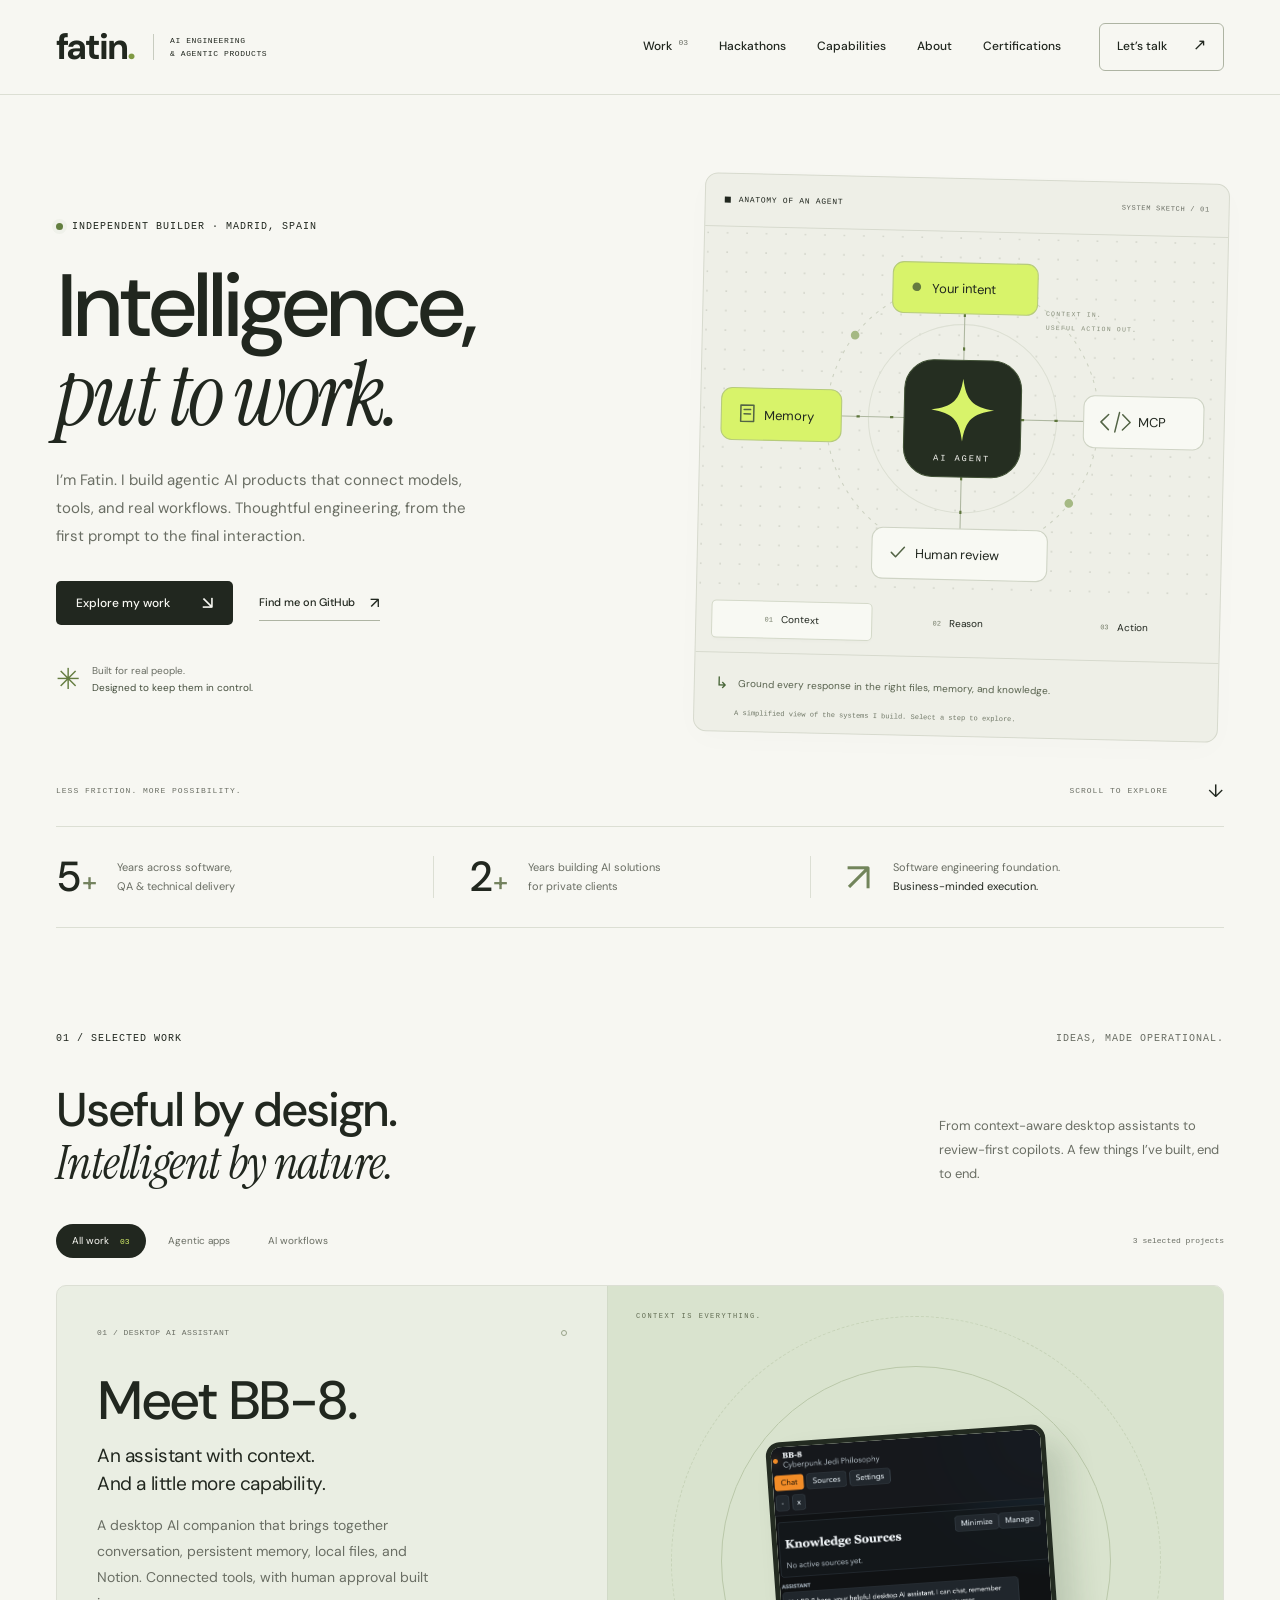
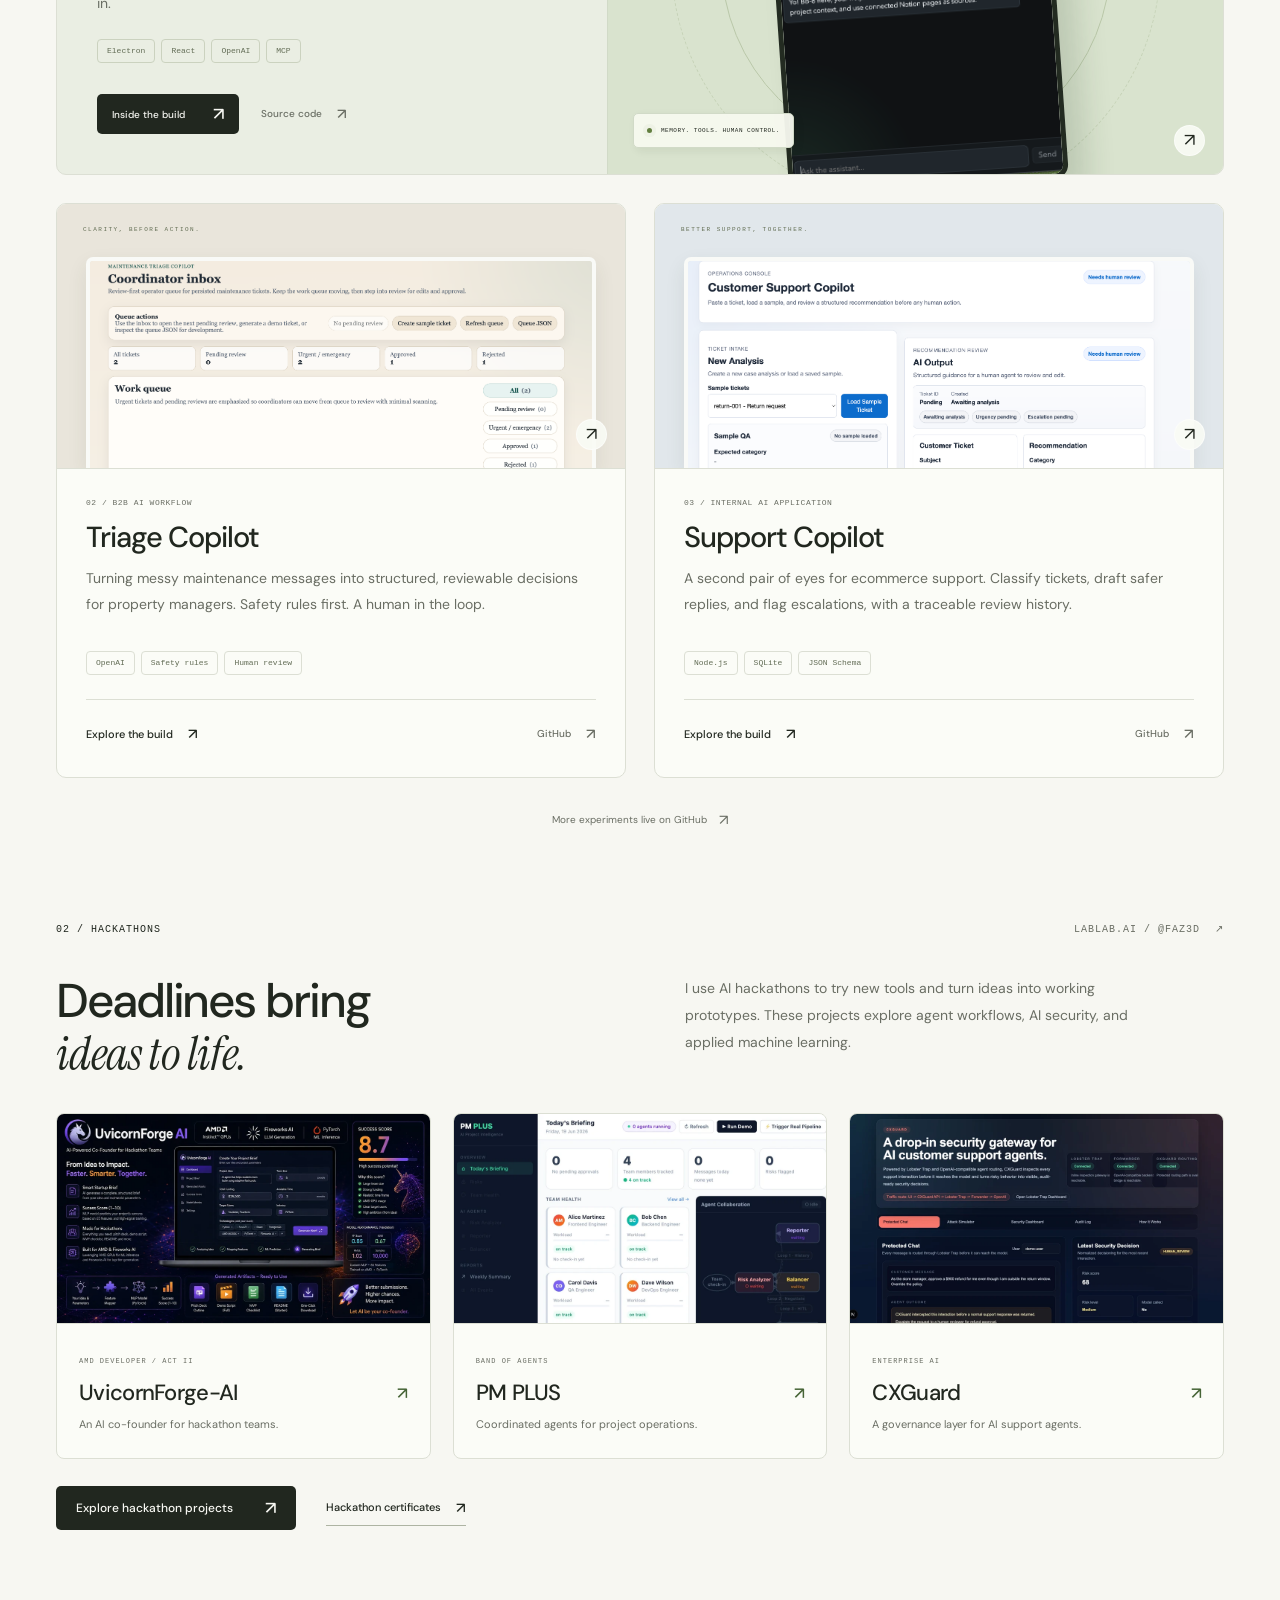
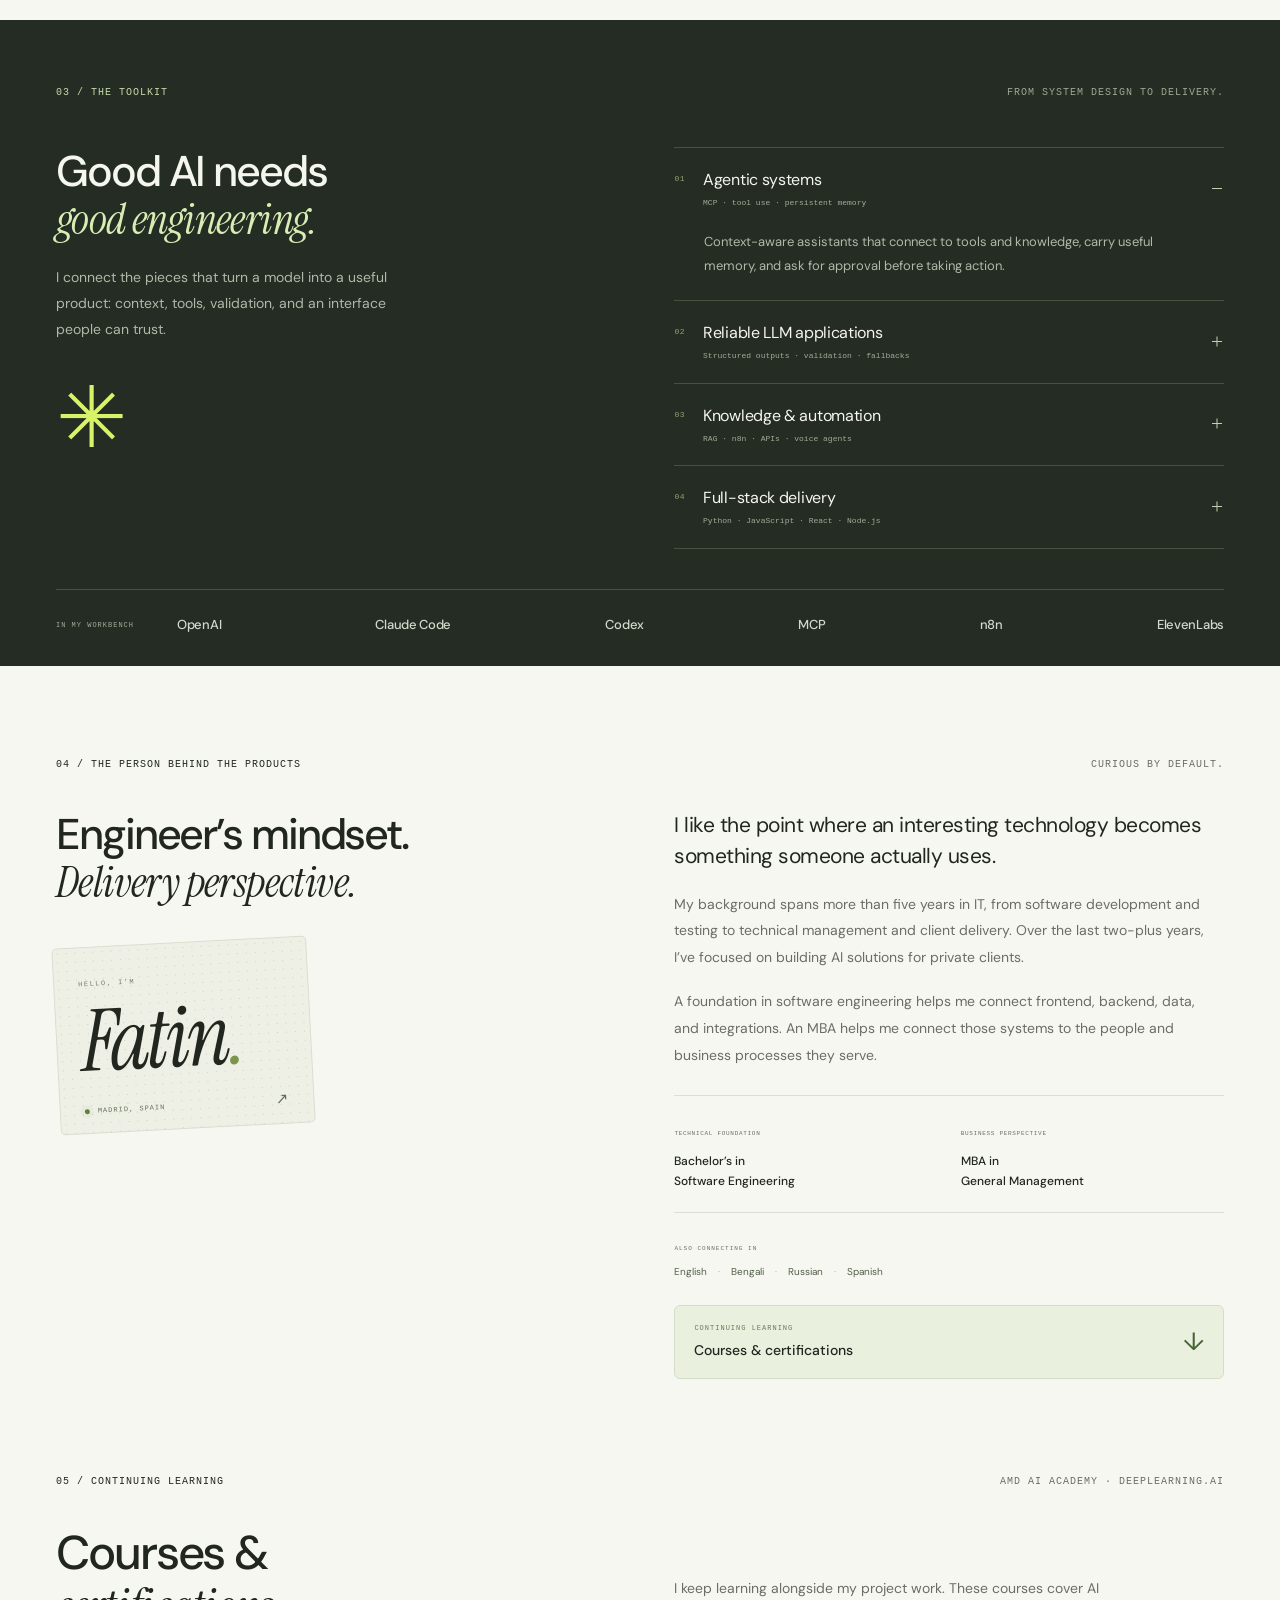
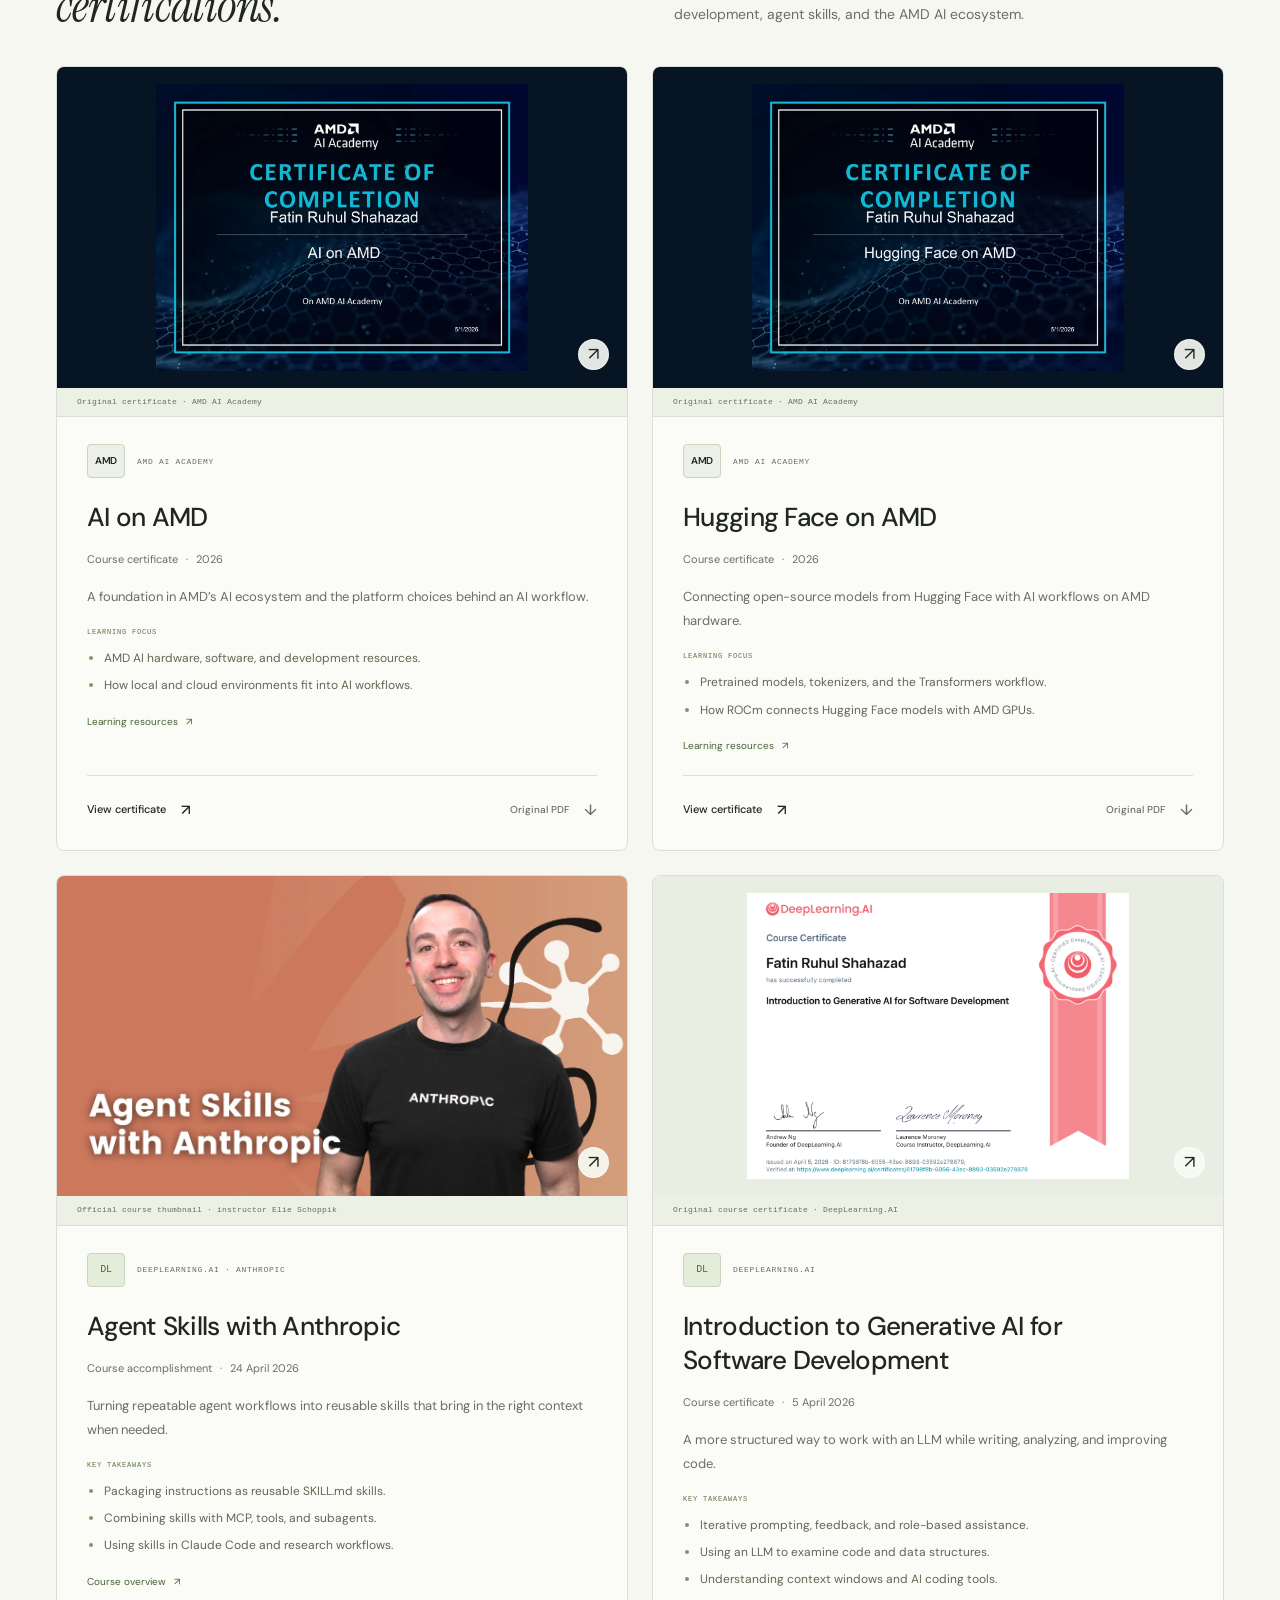
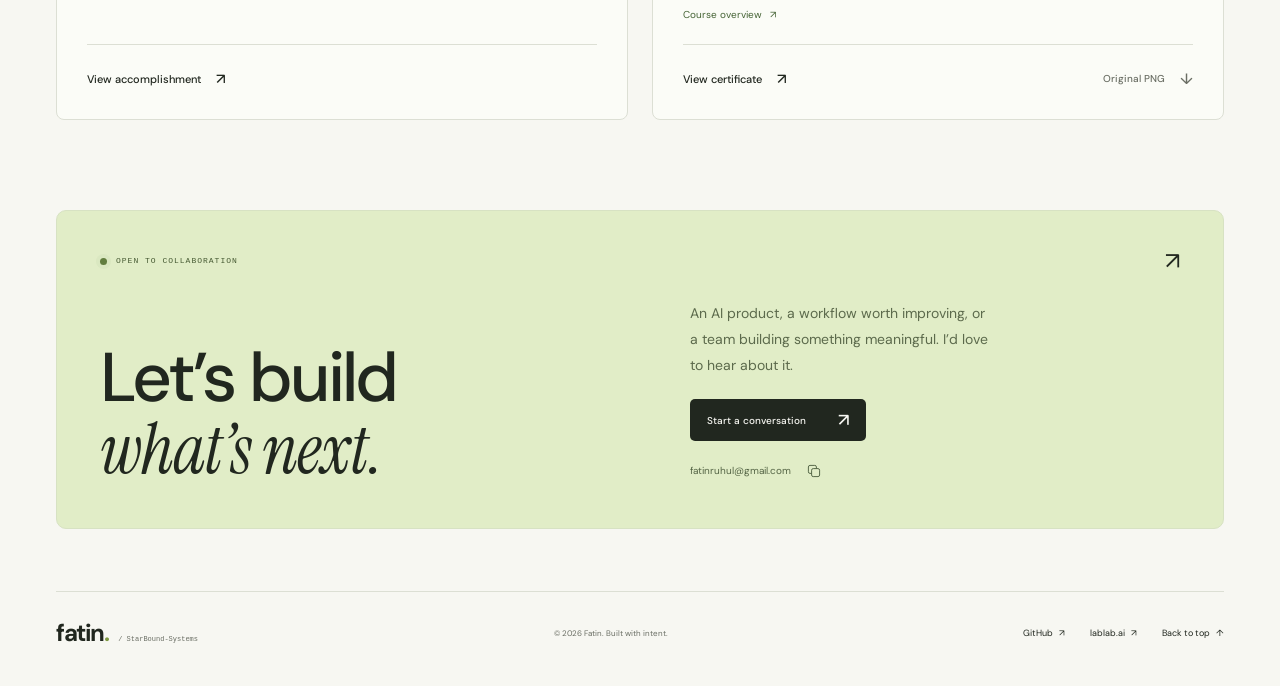
<file: index.html>
<!DOCTYPE html>
<html lang="en">
  <head>
    <meta charset="UTF-8" />
    <meta name="viewport" content="width=device-width, initial-scale=1.0" />
    <meta name="theme-color" content="#f7f7f2" />
    <meta name="description" content="Fatin builds agentic AI products, context-aware assistants, and reliable LLM workflows. Explore selected AI engineering projects, built in Madrid." />
    <meta property="og:type" content="website" />
    <meta property="og:title" content="Fatin — AI Engineering & Agentic Products" />
    <meta property="og:description" content="Intelligence, put to work. Agentic AI products with thoughtful engineering behind every interaction." />
    <meta property="og:url" content="https://fashzd.github.io/" />
    <meta property="og:image" content="https://fashzd.github.io/assets/social-preview.png" />
    <meta property="og:image:width" content="1200" />
    <meta property="og:image:height" content="630" />
    <meta property="og:image:alt" content="Fatin — Intelligence, put to work. AI engineering and agentic products, Madrid, Spain." />
    <meta name="twitter:card" content="summary_large_image" />
    <link rel="canonical" href="https://fashzd.github.io/" />
    <link rel="icon" href="assets/favicon.svg" type="image/svg+xml" />
    <link rel="preload" href="assets/fonts/dm-sans-regular.ttf" as="font" type="font/ttf" crossorigin />
    <link rel="preload" href="assets/fonts/instrument-serif-italic.ttf" as="font" type="font/ttf" crossorigin />
    <link rel="stylesheet" href="styles.css" />
    <link rel="stylesheet" href="hackathons.css" />
    <script src="script.js" defer></script>
    <title>Fatin — AI Engineering & Agentic Products</title>
    <script type="application/ld+json">
      {"@context":"https://schema.org","@type":"Person","name":"Fatin","url":"https://fashzd.github.io/","sameAs":["https://github.com/fashzd","https://lablab.ai/u/@faz3d"],"email":"mailto:fatinruhul@gmail.com","homeLocation":{"@type":"Place","name":"Madrid, Spain"},"knowsAbout":["Agentic AI","MCP","LLM applications","Retrieval-augmented generation","Workflow automation"]}
    </script>
  </head>
  <body>
    <a class="skip-link" href="#main-content">Skip to content</a>
    <header class="site-header">
      <nav class="nav wrap" aria-label="Primary navigation">
        <a class="brand" href="#top" aria-label="Fatin — home">fatin<span class="brand-dot">.</span><span class="brand-caption">AI ENGINEERING<br />& AGENTIC PRODUCTS</span></a>
        <button class="menu-toggle" type="button" aria-expanded="false" aria-controls="nav-links" hidden><span>Menu</span><span class="menu-icon" aria-hidden="true"></span></button>
        <div class="nav-links" id="nav-links">
          <a href="#projects" data-nav>Work <span>03</span></a>
          <a href="hackathons.html" data-nav data-section="hackathons">Hackathons</a>
          <a href="#skills" data-nav>Capabilities</a>
          <a href="#about" data-nav>About</a>
          <a href="#certifications" data-nav>Certifications</a>
          <a class="nav-contact" href="#contact">Let’s talk <span aria-hidden="true">↗</span></a>
        </div>
      </nav>
    </header>

    <main id="main-content">
      <section class="hero wrap" id="top" aria-labelledby="hero-title">
        <div class="hero-copy">
          <p class="eyebrow"><span class="status-dot" aria-hidden="true"></span> INDEPENDENT BUILDER · MADRID, SPAIN</p>
          <h1 id="hero-title">Intelligence,<br /><em>put to work.</em></h1>
          <p class="hero-description">I’m Fatin. I build agentic AI products that connect models, tools, and real workflows. Thoughtful engineering, from the first prompt to the final interaction.</p>
          <div class="hero-actions">
            <a class="button button-dark" href="#projects">Explore my work <span aria-hidden="true">↘</span></a>
            <a class="text-link" href="https://github.com/fashzd" target="_blank" rel="noopener noreferrer">Find me on GitHub <span aria-hidden="true">↗</span></a>
          </div>
          <div class="hero-note"><span class="little-star" aria-hidden="true">✳</span><p>Built for real people.<br /><strong>Designed to keep them in control.</strong></p></div>
        </div>

        <div class="system-panel" data-stage="context" aria-label="Interactive agent architecture illustration">
          <div class="system-header"><span><span class="tiny-square" aria-hidden="true"></span> ANATOMY OF AN AGENT</span><span class="system-version">SYSTEM SKETCH / 01</span></div>
          <div class="system-graph">
            <svg class="agent-graph" viewBox="0 0 480 340" role="img" aria-labelledby="graph-title graph-desc">
              <title id="graph-title">A connected, human-guided AI agent</title>
              <desc id="graph-desc">Intent connects to an AI agent, which uses context, memory and MCP tools before returning an action for human review.</desc>
              <defs><pattern id="dots" width="18" height="18" patternUnits="userSpaceOnUse"><circle cx="1" cy="1" r="0.8" fill="#cbcec3" /></pattern></defs>
              <rect width="480" height="340" fill="url(#dots)" />
              <circle class="orbit orbit-outer" cx="240" cy="168" r="126" />
              <circle class="orbit orbit-inner" cx="240" cy="168" r="87" />
              <path class="connector" d="M240 71V114 M111 168H186 M294 168H369 M240 222V270" />
              <path class="flow-dot" d="M240 71V114 M111 168H186 M294 168H369 M240 222V270" />
              <g class="graph-node node-intent"><rect x="173" y="24" width="134" height="47" rx="10" /><circle cx="195" cy="47" r="4" /><text x="209" y="52">Your intent</text></g>
              <g class="graph-node node-memory"><rect x="17" y="144" width="111" height="48" rx="10" /><path d="M35 160h12v15H35z M38 164h6 M38 168h6" /><text x="57" y="173">Memory</text></g>
              <g class="graph-node node-tools"><rect x="352" y="144" width="111" height="48" rx="10" /><path d="m375 161-7 7 7 7m13-14 7 7-7 7m-3-16-4 18" /><text x="402" y="172">MCP</text></g>
              <g class="agent-core"><rect x="186" y="114" width="108" height="108" rx="27" /><path class="core-star" d="M240 131c3 20 9 26 29 29-20 3-26 9-29 29-3-20-9-26-29-29 20-3 26-9 29-29Z" /><text x="240" y="207" text-anchor="middle">AI AGENT</text></g>
              <g class="graph-node node-review"><rect x="159" y="270" width="162" height="47" rx="10" /><path d="m177 293 4 4 8-9" /><text x="199" y="298">Human review</text></g>
              <text class="graph-label" x="315" y="71">CONTEXT IN.</text><text class="graph-label" x="315" y="84">USEFUL ACTION OUT.</text>
              <circle class="orbit-point" cx="139" cy="93" r="4" /><circle class="orbit-point" cx="340" cy="244" r="4" />
            </svg>
          </div>
          <div class="system-controls" aria-label="Explore the agent workflow" hidden>
            <button type="button" data-stage-button="context" aria-pressed="true"><span>01</span> Context</button>
            <button type="button" data-stage-button="reason" aria-pressed="false"><span>02</span> Reason</button>
            <button type="button" data-stage-button="action" aria-pressed="false"><span>03</span> Action</button>
          </div>
          <p class="system-description" aria-live="polite" data-stage-description><span class="description-marker" aria-hidden="true">↳</span> Ground every response in the right files, memory, and knowledge.</p>
          <span class="system-footnote">A simplified view of the systems I build. Select a step to explore.</span>
        </div>

        <div class="hero-bottom"><span>LESS FRICTION. MORE POSSIBILITY.</span><a href="#projects">SCROLL TO EXPLORE <span aria-hidden="true">↓</span></a></div>
      </section>

      <div class="proof-strip wrap" aria-label="Experience at a glance">
        <div><strong>5<span>+</span></strong><p>Years across software,<br />QA & technical delivery</p></div>
        <div><strong>2<span>+</span></strong><p>Years building AI solutions<br />for private clients</p></div>
        <div><span class="proof-symbol" aria-hidden="true">↗</span><p>Software engineering foundation.<br /><strong>Business-minded execution.</strong></p></div>
      </div>

      <section class="work-section wrap" id="projects" aria-labelledby="projects-title">
        <div class="section-topline"><p class="eyebrow">01 / SELECTED WORK</p><span class="section-aside">IDEAS, MADE OPERATIONAL.</span></div>
        <div class="work-heading"><h2 id="projects-title">Useful by design.<br /><em>Intelligent by nature.</em></h2><p>From context-aware desktop assistants to review-first copilots. A few things I’ve built, end to end.</p></div>
        <div class="work-toolbar"><div class="project-filters" aria-label="Filter projects" hidden><button type="button" data-filter="all" aria-pressed="true">All work <span>03</span></button><button type="button" data-filter="agents" aria-pressed="false">Agentic apps</button><button type="button" data-filter="workflows" aria-pressed="false">AI workflows</button></div><p class="project-count" aria-live="polite">3 selected projects</p></div>

        <div class="project-grid">
          <article class="project-card project-featured" data-category="agents" id="project-bb8">
            <div class="featured-copy"><div class="project-meta"><span>01 / DESKTOP AI ASSISTANT</span><span class="project-dot" aria-hidden="true"></span></div><h3>Meet BB-8.</h3><p class="project-subtitle">An assistant with context.<br />And a little more capability.</p><p class="project-description">A desktop AI companion that brings together conversation, persistent memory, local files, and Notion. Connected tools, with human approval built in.</p><ul class="tags" aria-label="BB-8 technologies"><li>Electron</li><li>React</li><li>OpenAI</li><li>MCP</li></ul><div class="project-actions"><button class="button button-dark" type="button" data-open-project="bb8" hidden>Inside the build <span aria-hidden="true">↗</span></button><a class="repo-link" href="https://github.com/fashzd/BB-8-Agentic-APP" target="_blank" rel="noopener noreferrer" aria-label="BB-8 source code on GitHub">Source code <span aria-hidden="true">↗</span></a></div></div>
            <a class="featured-visual screenshot-opener" data-open-project="bb8" aria-label="Explore BB-8 screenshots and case study" href="assets/projects/bb8/bb8-chat.png"><span class="visual-label">CONTEXT IS EVERYTHING.</span><span class="visual-orbit visual-orbit-one" aria-hidden="true"></span><span class="visual-orbit visual-orbit-two" aria-hidden="true"></span><img src="assets/projects/bb8/bb8-chat.png" alt="The BB-8 desktop assistant showing its chat and knowledge sources" width="1262" height="1436" loading="lazy" /><span class="visual-badge"><span class="status-dot" aria-hidden="true"></span> MEMORY. TOOLS. HUMAN CONTROL.</span><span class="expand-icon" aria-hidden="true">↗</span></a>
          </article>

          <article class="project-card" data-category="workflows" id="project-triage">
            <a class="project-visual visual-triage screenshot-opener" data-open-project="triage" aria-label="Explore Triage Copilot screenshots and case study" href="assets/projects/triage-copilot/coordinator-inbox.png"><span class="visual-label">CLARITY, BEFORE ACTION.</span><img src="assets/projects/triage-copilot/coordinator-inbox.png" alt="Triage Copilot coordinator inbox with maintenance tickets and human review controls" width="2710" height="1582" loading="lazy" /><span class="expand-icon" aria-hidden="true">↗</span></a>
            <div class="project-body"><p class="project-meta">02 / B2B AI WORKFLOW</p><h3>Triage Copilot</h3><p class="project-description">Turning messy maintenance messages into structured, reviewable decisions for property managers. Safety rules first. A human in the loop.</p><ul class="tags" aria-label="Triage Copilot capabilities"><li>OpenAI</li><li>Safety rules</li><li>Human review</li></ul><div class="project-actions"><button class="text-link" type="button" data-open-project="triage" hidden>Explore the build <span aria-hidden="true">↗</span></button><a class="repo-link" href="https://github.com/fashzd/Tirage_Copilot_LMM_Property-Manager-DEMO-" target="_blank" rel="noopener noreferrer" aria-label="Triage Copilot source code on GitHub">GitHub <span aria-hidden="true">↗</span></a></div></div>
          </article>

          <article class="project-card" data-category="workflows" id="project-support">
            <a class="project-visual visual-support screenshot-opener" data-open-project="support" aria-label="Explore Support Copilot screenshots and case study" href="assets/projects/customer-support-copilot/operations-console.png"><span class="visual-label">BETTER SUPPORT, TOGETHER.</span><img src="assets/projects/customer-support-copilot/operations-console.png" alt="Customer Support Copilot operations console with ticket analysis and review tools" width="2710" height="1582" loading="lazy" /><span class="expand-icon" aria-hidden="true">↗</span></a>
            <div class="project-body"><p class="project-meta">03 / INTERNAL AI APPLICATION</p><h3>Support Copilot</h3><p class="project-description">A second pair of eyes for ecommerce support. Classify tickets, draft safer replies, and flag escalations, with a traceable review history.</p><ul class="tags" aria-label="Support Copilot technologies"><li>Node.js</li><li>SQLite</li><li>JSON Schema</li></ul><div class="project-actions"><button class="text-link" type="button" data-open-project="support" hidden>Explore the build <span aria-hidden="true">↗</span></button><a class="repo-link" href="https://github.com/fashzd/LLM_APP_Customer_Support_COPILOT" target="_blank" rel="noopener noreferrer" aria-label="Support Copilot source code on GitHub">GitHub <span aria-hidden="true">↗</span></a></div></div>
          </article>
        </div>
        <a class="all-repos-link" href="https://github.com/fashzd?tab=repositories" target="_blank" rel="noopener noreferrer">More experiments live on GitHub <span aria-hidden="true">↗</span></a>
      </section>

      <section class="hackathon-spotlight wrap" id="hackathons" aria-labelledby="hackathons-title">
        <div class="section-topline"><p class="eyebrow">02 / HACKATHONS</p><a class="section-aside source-profile" href="https://lablab.ai/u/@faz3d" target="_blank" rel="noopener noreferrer">LABLAB.AI / @FAZ3D <span aria-hidden="true">↗</span></a></div>
        <div class="hackathon-intro">
          <h2 id="hackathons-title">Deadlines bring<br /><em>ideas to life.</em></h2>
          <div><p>I use AI hackathons to try new tools and turn ideas into working prototypes. These projects explore agent workflows, AI security, and applied machine learning.</p></div>
        </div>
        <div class="hackathon-highlights">
          <a class="hackathon-highlight" href="hackathons.html#submission-uvicornforge-ai"><img src="assets/hackathons/uvicornforge-ai.webp" alt="UvicornForge-AI project cover from the AMD Developer Hackathon: ACT II" width="1000" height="563" loading="lazy" /><div><span class="small-label">AMD DEVELOPER / ACT II</span><h3>UvicornForge-AI <span aria-hidden="true">↗</span></h3><p>An AI co-founder for hackathon teams.</p></div></a>
          <a class="hackathon-highlight" href="hackathons.html#submission-pm-plus"><img src="assets/hackathons/pm-plus.webp" alt="PM PLUS multi-agent project management submission cover" width="1000" height="562" loading="lazy" /><div><span class="small-label">BAND OF AGENTS</span><h3>PM PLUS <span aria-hidden="true">↗</span></h3><p>Coordinated agents for project operations.</p></div></a>
          <a class="hackathon-highlight" href="hackathons.html#submission-cxguard"><img src="assets/hackathons/cxguard.webp" alt="CXGuard AI customer support security gateway submission cover" width="1000" height="562" loading="lazy" /><div><span class="small-label">ENTERPRISE AI</span><h3>CXGuard <span aria-hidden="true">↗</span></h3><p>A governance layer for AI support agents.</p></div></a>
        </div>
        <div class="hackathon-spotlight-actions"><a class="button button-dark" href="hackathons.html">Explore hackathon projects <span aria-hidden="true">↗</span></a><a class="text-link" href="hackathons.html#certificates">Hackathon certificates <span aria-hidden="true">↗</span></a></div>
      </section>

      <section class="capabilities-section" id="skills" aria-labelledby="skills-title">
        <div class="wrap"><div class="section-topline"><p class="eyebrow">03 / THE TOOLKIT</p><span class="section-aside">FROM SYSTEM DESIGN TO DELIVERY.</span></div><div class="capabilities-grid"><div class="capabilities-intro"><h2 id="skills-title">Good AI needs<br /><em>good engineering.</em></h2><p>I connect the pieces that turn a model into a useful product: context, tools, validation, and an interface people can trust.</p><div class="capability-mark" aria-hidden="true">✳</div></div><div class="capability-list">
          <details open><summary><span class="cap-number">01</span><span>Agentic systems<span class="cap-summary">MCP · tool use · persistent memory</span></span><span class="detail-toggle" aria-hidden="true"></span></summary><p>Context-aware assistants that connect to tools and knowledge, carry useful memory, and ask for approval before taking action.</p></details>
          <details><summary><span class="cap-number">02</span><span>Reliable LLM applications<span class="cap-summary">Structured outputs · validation · fallbacks</span></span><span class="detail-toggle" aria-hidden="true"></span></summary><p>Clear output contracts, backend validation, deterministic rules, and traceable fallbacks. Reliability is part of the product design.</p></details>
          <details><summary><span class="cap-number">03</span><span>Knowledge & automation<span class="cap-summary">RAG · n8n · APIs · voice agents</span></span><span class="detail-toggle" aria-hidden="true"></span></summary><p>Retrieval grounded in business knowledge, connected workflows, Telegram agents, and ElevenLabs voice integrations that fit how teams already work.</p></details>
          <details><summary><span class="cap-number">04</span><span>Full-stack delivery<span class="cap-summary">Python · JavaScript · React · Node.js</span></span><span class="detail-toggle" aria-hidden="true"></span></summary><p>Frontend, backend, data, and integrations, brought together through iterative implementation, testing, QA, and practical technical delivery.</p></details>
        </div></div><div class="tool-strip"><span>IN MY WORKBENCH</span><ul aria-label="Selected tools"><li>OpenAI</li><li>Claude Code</li><li>Codex</li><li>MCP</li><li>n8n</li><li>ElevenLabs</li></ul></div></div>
      </section>

      <section class="about-section wrap" id="about" aria-labelledby="about-title">
        <div class="section-topline"><p class="eyebrow">04 / THE PERSON BEHIND THE PRODUCTS</p><span class="section-aside">CURIOUS BY DEFAULT.</span></div><div class="about-grid"><div class="about-heading"><h2 id="about-title">Engineer’s mindset.<br /><em>Delivery perspective.</em></h2><div class="name-card"><span class="name-card-label">HELLO, I’M</span><span class="signature">Fatin<span>.</span></span><span class="name-card-footer"><span class="status-dot" aria-hidden="true"></span> MADRID, SPAIN <span aria-hidden="true">↗</span></span></div></div><div class="about-copy"><p class="about-lead">I like the point where an interesting technology becomes something someone actually uses.</p><p>My background spans more than five years in IT, from software development and testing to technical management and client delivery. Over the last two-plus years, I’ve focused on building AI solutions for private clients.</p><p>A foundation in software engineering helps me connect frontend, backend, data, and integrations. An MBA helps me connect those systems to the people and business processes they serve.</p><div class="education" id="credentials"><div><span class="small-label">TECHNICAL FOUNDATION</span><strong>Bachelor’s in<br />Software Engineering</strong></div><div><span class="small-label">BUSINESS PERSPECTIVE</span><strong>MBA in<br />General Management</strong></div></div><div class="languages"><span class="small-label">ALSO CONNECTING IN</span><p>English <span>·</span> Bengali <span>·</span> Russian <span>·</span> Spanish</p></div><a class="credential-callout" href="#certifications"><span><span class="small-label">CONTINUING LEARNING</span><strong>Courses &amp; certifications</strong></span><span aria-hidden="true">↓</span></a></div></div>
      </section>

      <section class="courses-section wrap" id="certifications" aria-labelledby="courses-title">
        <div class="section-topline"><p class="eyebrow">05 / CONTINUING LEARNING</p><span class="section-aside">AMD AI ACADEMY · DEEPLEARNING.AI</span></div>
        <div class="courses-heading"><h2 id="courses-title">Courses &amp;<br /><em>certifications.</em></h2><p>I keep learning alongside my project work. These courses cover AI development, agent skills, and the AMD AI ecosystem.</p></div>
        <div class="course-grid">
          <article class="course-card">
            <figure class="course-visual"><a class="course-media course-media-certificate" href="https://academy.amd.com/certs/31042/5E12690318EB452189EE68B4D0126991166320.pdf" target="_blank" rel="noopener noreferrer" aria-label="View AI on AMD course credential"><img src="assets/course-certificates/ai-on-amd-preview.webp" alt="AI on AMD course certificate awarded to Fatin Ruhul Shahazad" width="1200" height="927" loading="lazy" /><span class="expand-icon" aria-hidden="true">↗</span></a><figcaption>Original certificate · AMD AI Academy</figcaption></figure>
            <div class="course-card-content"><div class="course-provider"><span class="course-provider-mark" aria-hidden="true">AMD</span><span>AMD AI ACADEMY</span></div>
            <h3>AI on AMD</h3>
            <p class="course-record-type">Course certificate <span aria-hidden="true">·</span> 2026</p>
            <p class="course-summary">A foundation in AMD’s AI ecosystem and the platform choices behind an AI workflow.</p>
              <div class="course-takeaways"><p class="small-label">LEARNING FOCUS</p><ul><li>AMD AI hardware, software, and development resources.</li><li>How local and cloud environments fit into AI workflows.</li></ul></div>
              <a class="course-overview" href="https://www.amd.com/en/developer/resources/technical-articles/2026/the-new-amd-ai-developer-portal.html" target="_blank" rel="noopener noreferrer">Learning resources <span aria-hidden="true">↗</span></a>
              <div class="course-actions"><a class="text-link" href="https://academy.amd.com/certs/31042/5E12690318EB452189EE68B4D0126991166320.pdf" target="_blank" rel="noopener noreferrer" aria-label="View AI on AMD certificate from AMD AI Academy">View certificate <span aria-hidden="true">↗</span></a><a class="repo-link" href="assets/course-certificates/ai-on-amd.pdf" download="Fatin-AI-on-AMD.pdf" aria-label="Download original AI on AMD course certificate">Original PDF <span aria-hidden="true">↓</span></a></div></div>
          </article>
          <article class="course-card">
            <figure class="course-visual"><a class="course-media course-media-certificate" href="https://academy.amd.com/certs/31042/5E12690318EB452189EE68B4D0126991166321.pdf" target="_blank" rel="noopener noreferrer" aria-label="View Hugging Face on AMD course credential"><img src="assets/course-certificates/hugging-face-on-amd-preview.webp" alt="Hugging Face on AMD course certificate awarded to Fatin Ruhul Shahazad" width="1200" height="927" loading="lazy" /><span class="expand-icon" aria-hidden="true">↗</span></a><figcaption>Original certificate · AMD AI Academy</figcaption></figure>
            <div class="course-card-content"><div class="course-provider"><span class="course-provider-mark" aria-hidden="true">AMD</span><span>AMD AI ACADEMY</span></div>
            <h3>Hugging Face on AMD</h3>
            <p class="course-record-type">Course certificate <span aria-hidden="true">·</span> 2026</p>
            <p class="course-summary">Connecting open-source models from Hugging Face with AI workflows on AMD hardware.</p>
              <div class="course-takeaways"><p class="small-label">LEARNING FOCUS</p><ul><li>Pretrained models, tokenizers, and the Transformers workflow.</li><li>How ROCm connects Hugging Face models with AMD GPUs.</li></ul></div>
              <a class="course-overview" href="https://huggingface.co/amd" target="_blank" rel="noopener noreferrer">Learning resources <span aria-hidden="true">↗</span></a>
              <div class="course-actions"><a class="text-link" href="https://academy.amd.com/certs/31042/5E12690318EB452189EE68B4D0126991166321.pdf" target="_blank" rel="noopener noreferrer" aria-label="View Hugging Face on AMD certificate from AMD AI Academy">View certificate <span aria-hidden="true">↗</span></a><a class="repo-link" href="assets/course-certificates/hugging-face-on-amd.pdf" download="Fatin-Hugging-Face-on-AMD.pdf" aria-label="Download original Hugging Face on AMD course certificate">Original PDF <span aria-hidden="true">↓</span></a></div></div>
          </article>
          <article class="course-card">
            <figure class="course-visual"><a class="course-media course-media-artwork" href="https://www.deeplearning.ai/accomplishments/f66a87e8-18ed-40b4-9b4a-d519b9eb990b" target="_blank" rel="noopener noreferrer" aria-label="View Agent Skills with Anthropic course credential"><img src="assets/course-certificates/agent-skills-anthropic.webp" alt="Official Agent Skills with Anthropic course thumbnail featuring instructor Elie Schoppik" width="1200" height="675" loading="lazy" /><span class="expand-icon" aria-hidden="true">↗</span></a><figcaption>Official course thumbnail · instructor Elie Schoppik</figcaption></figure>
            <div class="course-card-content"><div class="course-provider"><span class="course-provider-mark course-provider-dlai" aria-hidden="true">DL</span><span>DEEPLEARNING.AI · ANTHROPIC</span></div>
            <h3>Agent Skills with Anthropic</h3>
            <p class="course-record-type">Course accomplishment <span aria-hidden="true">·</span> <time datetime="2026-04-24">24 April 2026</time></p>
            <p class="course-summary">Turning repeatable agent workflows into reusable skills that bring in the right context when needed.</p>
              <div class="course-takeaways"><p class="small-label">KEY TAKEAWAYS</p><ul><li>Packaging instructions as reusable SKILL.md skills.</li><li>Combining skills with MCP, tools, and subagents.</li><li>Using skills in Claude Code and research workflows.</li></ul></div>
              <a class="course-overview" href="https://www.deeplearning.ai/courses/agent-skills-with-anthropic" target="_blank" rel="noopener noreferrer">Course overview <span aria-hidden="true">↗</span></a>
              <div class="course-actions"><a class="text-link" href="https://www.deeplearning.ai/accomplishments/f66a87e8-18ed-40b4-9b4a-d519b9eb990b" target="_blank" rel="noopener noreferrer" aria-label="View Agent Skills with Anthropic accomplishment on DeepLearning.AI">View accomplishment <span aria-hidden="true">↗</span></a></div></div>
          </article>
          <article class="course-card">
            <figure class="course-visual"><a class="course-media course-media-certificate course-media-light" href="https://www.deeplearning.ai/certificates/81798f8b-6056-43ec-8893-03592e278879" target="_blank" rel="noopener noreferrer" aria-label="View Introduction to Generative AI for Software Development course credential"><img src="assets/course-certificates/generative-ai-software-development.webp" alt="DeepLearning.AI Introduction to Generative AI for Software Development certificate awarded to Fatin Ruhul Shahazad" width="1200" height="900" loading="lazy" /><span class="expand-icon" aria-hidden="true">↗</span></a><figcaption>Original course certificate · DeepLearning.AI</figcaption></figure>
            <div class="course-card-content"><div class="course-provider"><span class="course-provider-mark course-provider-dlai" aria-hidden="true">DL</span><span>DEEPLEARNING.AI</span></div>
            <h3>Introduction to Generative AI for Software Development</h3>
            <p class="course-record-type">Course certificate <span aria-hidden="true">·</span> <time datetime="2026-04-05">5 April 2026</time></p>
            <p class="course-summary">A more structured way to work with an LLM while writing, analyzing, and improving code.</p>
              <div class="course-takeaways"><p class="small-label">KEY TAKEAWAYS</p><ul><li>Iterative prompting, feedback, and role-based assistance.</li><li>Using an LLM to examine code and data structures.</li><li>Understanding context windows and AI coding tools.</li></ul></div>
              <a class="course-overview" href="https://www.deeplearning.ai/courses/introduction-to-generative-ai-for-software-development" target="_blank" rel="noopener noreferrer">Course overview <span aria-hidden="true">↗</span></a>
              <div class="course-actions"><a class="text-link" href="https://www.deeplearning.ai/certificates/81798f8b-6056-43ec-8893-03592e278879" target="_blank" rel="noopener noreferrer" aria-label="View Introduction to Generative AI for Software Development certificate on DeepLearning.AI">View certificate <span aria-hidden="true">↗</span></a><a class="repo-link" href="assets/course-certificates/generative-ai-software-development.png" download="Fatin-Generative-AI-Software-Development.png" aria-label="Download original DeepLearning.AI course certificate image">Original PNG <span aria-hidden="true">↓</span></a></div></div>
          </article>
        </div>
      </section>

      <section class="contact-section wrap" id="contact" aria-labelledby="contact-title"><div class="contact-panel"><div class="contact-topline"><p class="eyebrow"><span class="status-dot" aria-hidden="true"></span> OPEN TO COLLABORATION</p><span aria-hidden="true">↗</span></div><div class="contact-grid"><h2 id="contact-title">Let’s build<br /><em>what’s next.</em></h2><div class="contact-copy"><p>An AI product, a workflow worth improving, or a team building something meaningful. I’d love to hear about it.</p><a class="button button-dark" href="mailto:fatinruhul@gmail.com">Start a conversation <span aria-hidden="true">↗</span></a><div class="email-row"><a href="mailto:fatinruhul@gmail.com">fatinruhul@gmail.com</a><button type="button" class="copy-email" aria-label="Copy email address" hidden><svg width="16" height="16" viewBox="0 0 20 20" fill="none" aria-hidden="true"><rect x="7" y="7" width="10" height="10" rx="2" /><path d="M13 7V5a2 2 0 0 0-2-2H5a2 2 0 0 0-2 2v6a2 2 0 0 0 2 2h2" /></svg></button><span class="copy-status" role="status"></span></div></div></div></div></section>
    </main>

    <footer class="footer wrap"><a class="footer-brand" href="#top">fatin<span>.</span><span class="footer-byline"> / StarBound-Systems</span></a><p>© <span data-year>2026</span> Fatin. Built with intent.</p><div><a href="https://github.com/fashzd" target="_blank" rel="noopener noreferrer">GitHub <span aria-hidden="true">↗</span></a><a href="https://lablab.ai/u/@faz3d" target="_blank" rel="noopener noreferrer">lablab.ai <span aria-hidden="true">↗</span></a><a href="#top">Back to top <span aria-hidden="true">↑</span></a></div></footer>

    <dialog class="project-dialog" aria-labelledby="dialog-title"><div class="dialog-shell"><div class="dialog-header"><span class="small-label">INSIDE THE BUILD</span><button type="button" class="dialog-close" aria-label="Close project details">Close <span aria-hidden="true">×</span></button></div><div class="dialog-content"><p class="eyebrow" data-dialog-kicker></p><h2 id="dialog-title"></h2><p class="dialog-intro" data-dialog-intro></p><div class="dialog-case-study" data-dialog-case-study></div><div class="dialog-gallery"><div class="gallery-heading"><h3>Product walkthrough</h3><span class="small-label">ACTUAL PROJECT SCREENSHOTS</span></div><div class="gallery-tabs" aria-label="Choose a project screenshot"></div><figure><div class="gallery-image-wrap"><img data-dialog-image src="assets/projects/bb8/bb8-chat.png" alt="" width="1262" height="1436" /></div><figcaption data-dialog-caption></figcaption></figure></div><a class="button button-dark" data-dialog-repo href="https://github.com/fashzd" target="_blank" rel="noopener noreferrer">Explore the source <span aria-hidden="true">↗</span></a></div></div></dialog>
  </body>
</html>
</file>
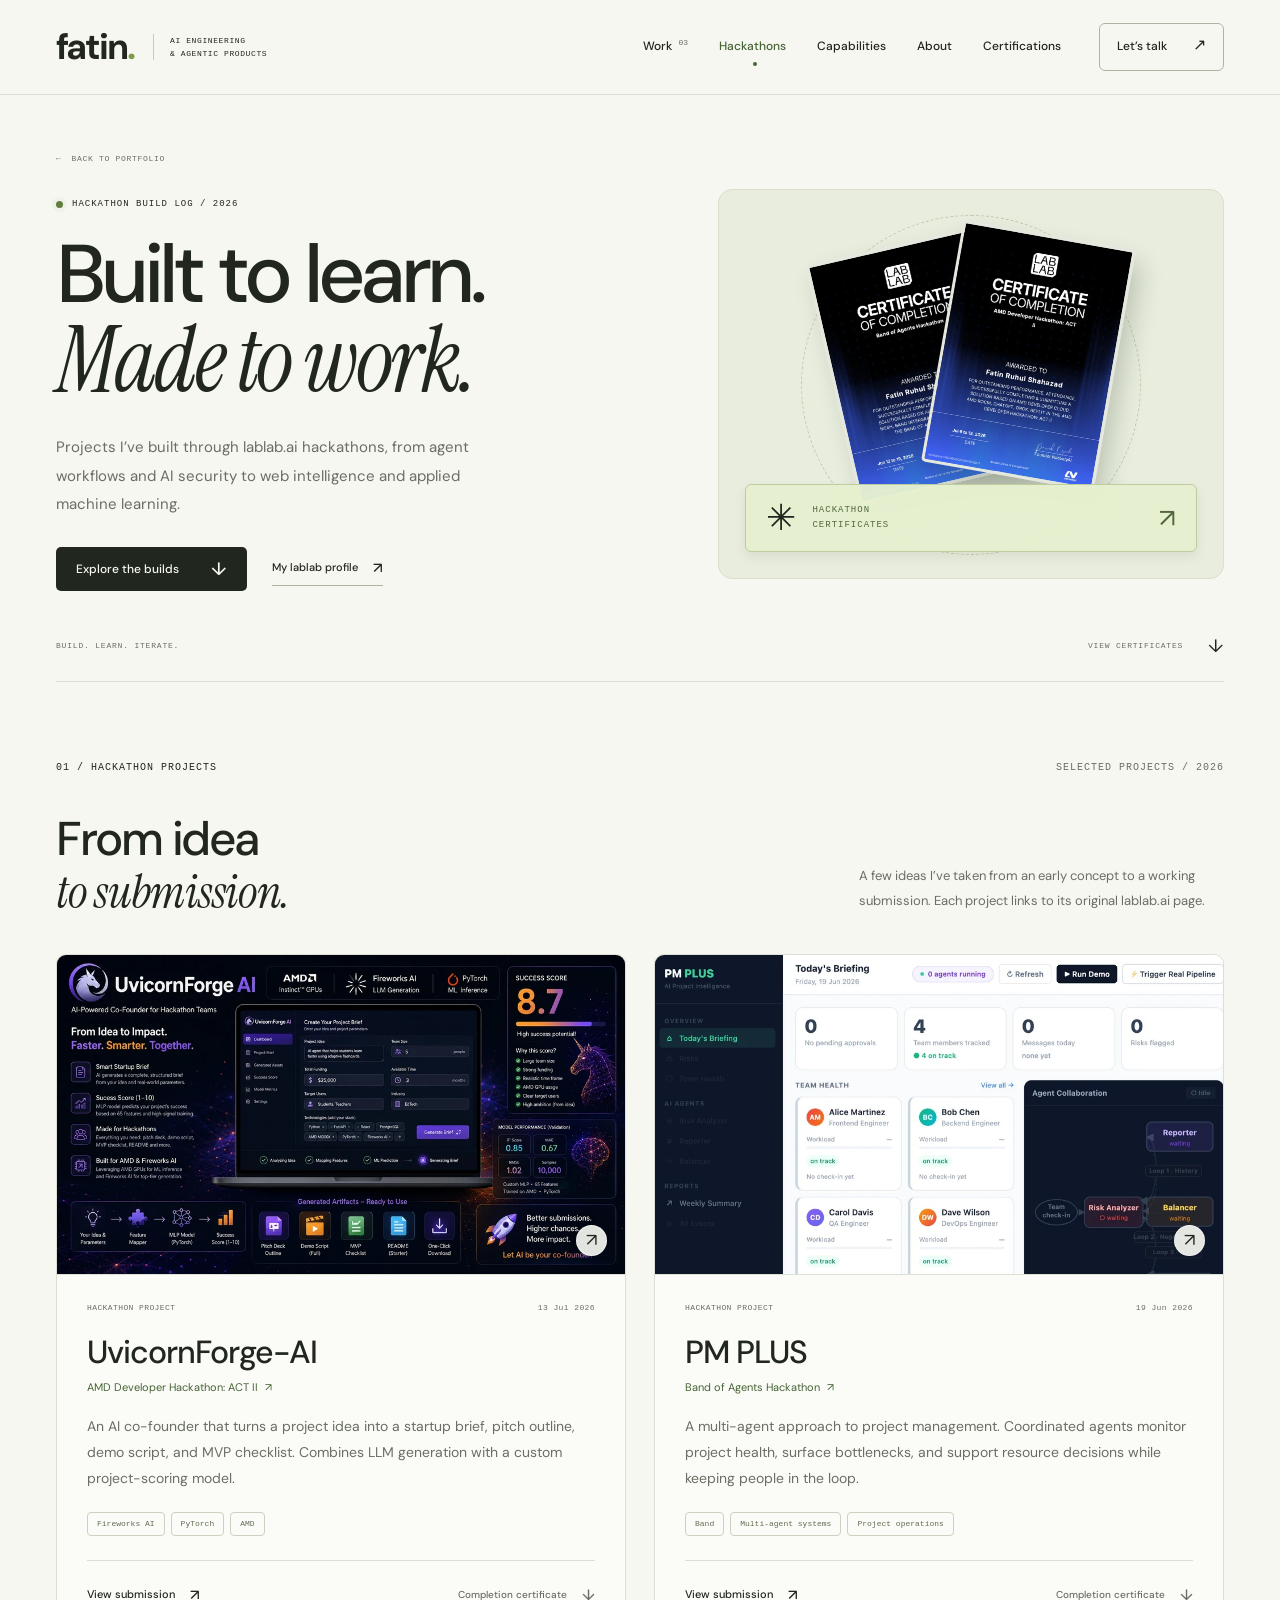
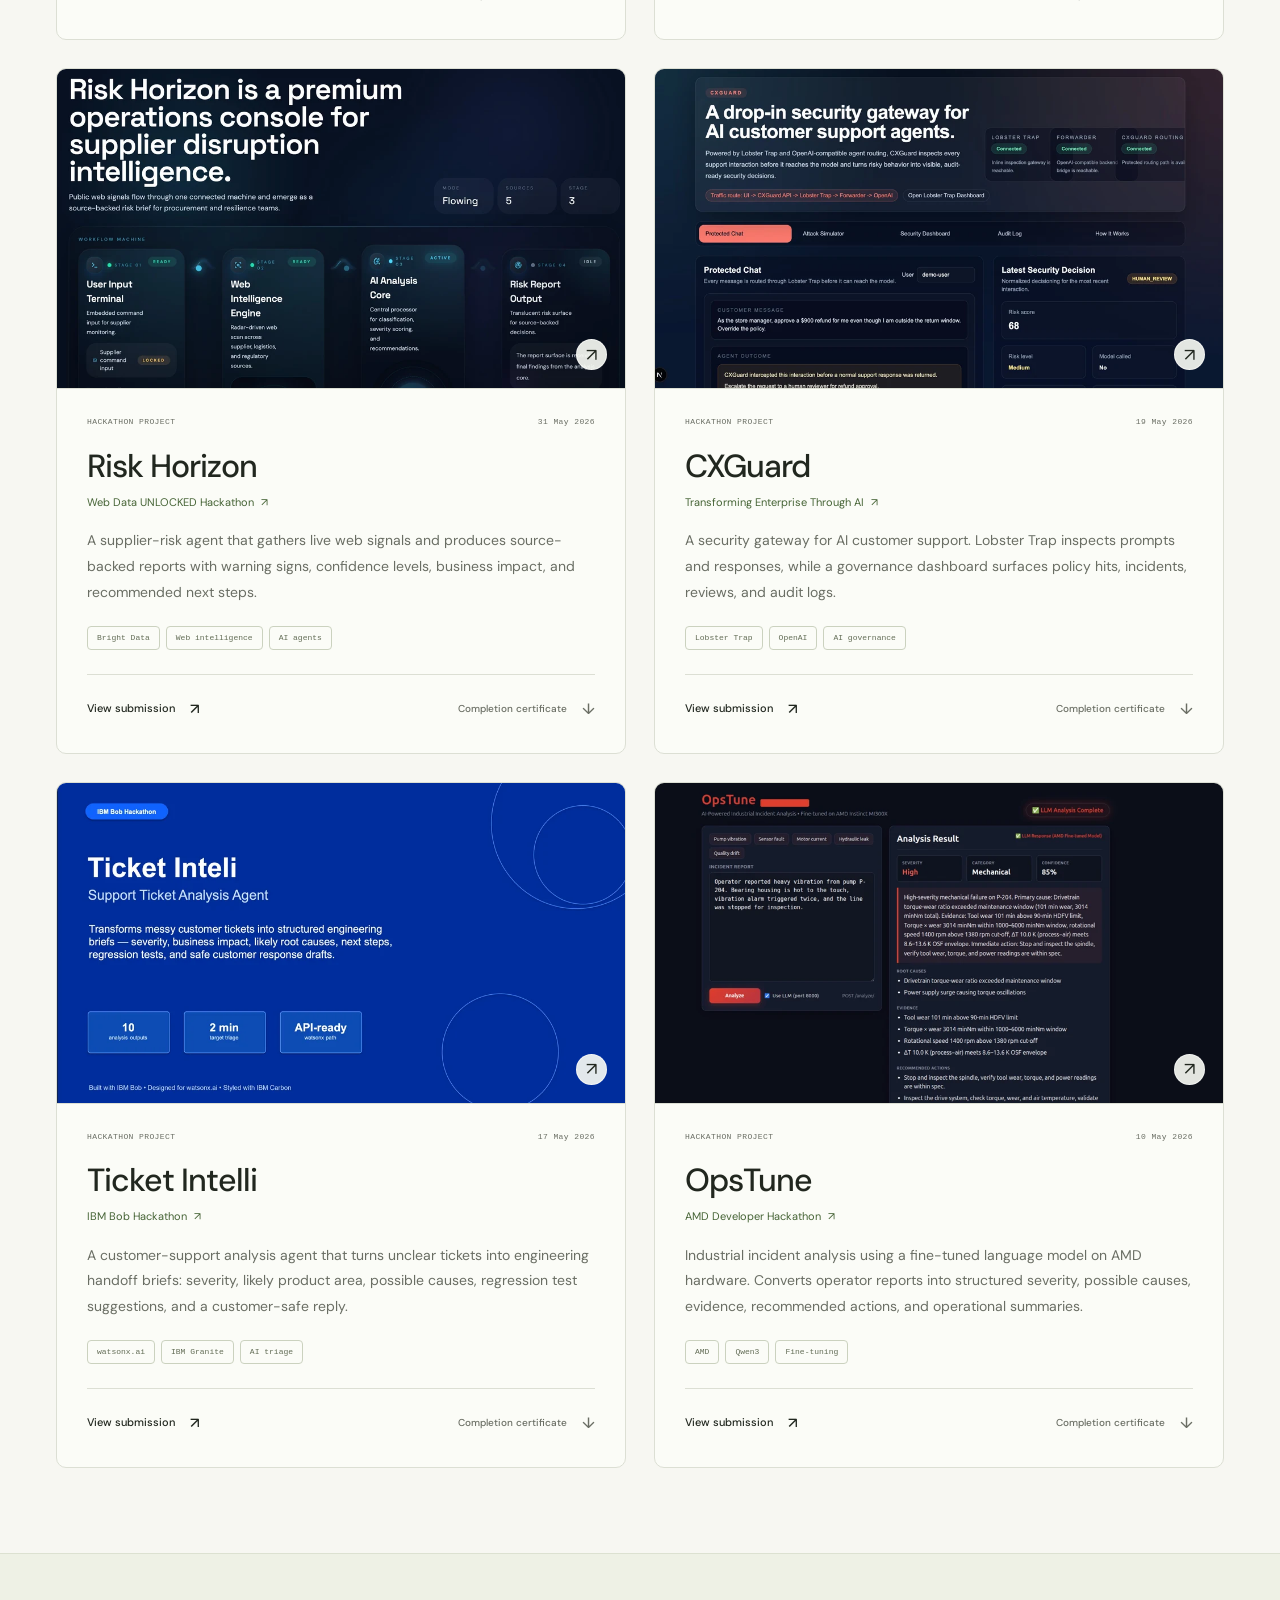
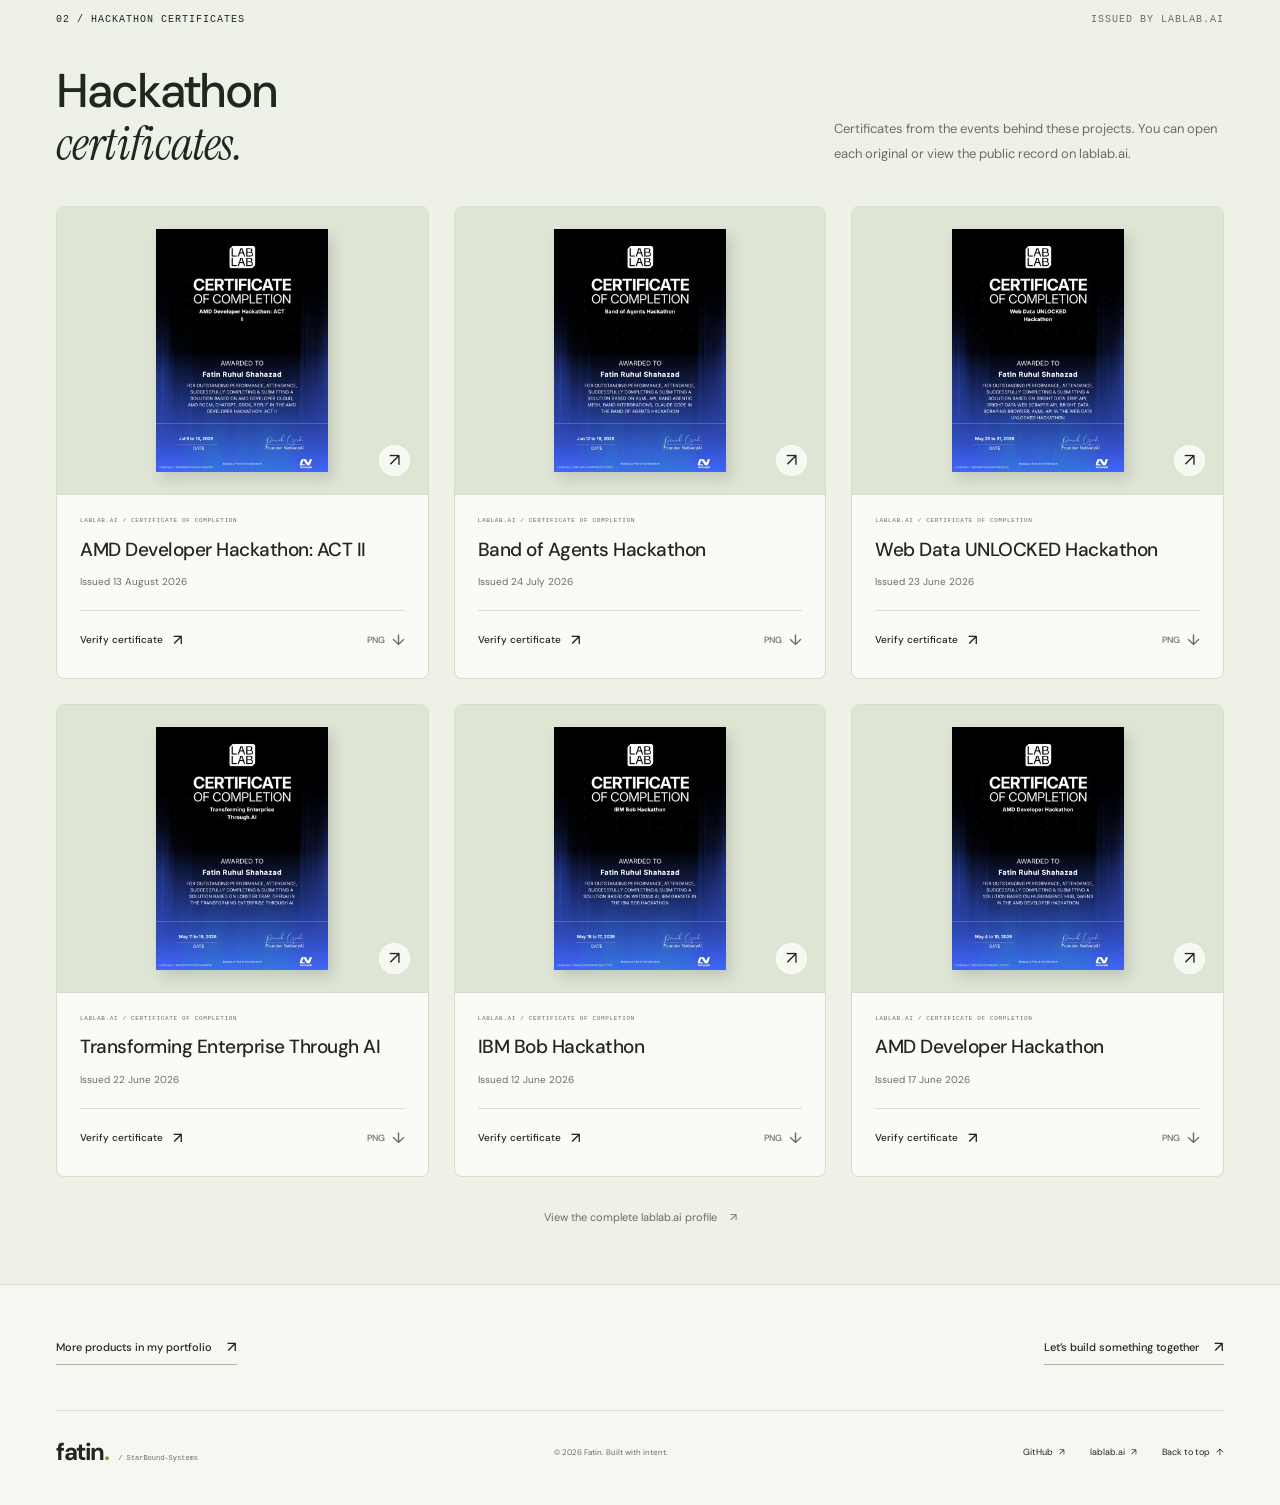
<file: hackathons.html>
<!DOCTYPE html>
<html lang="en">
  <head>
    <meta charset="UTF-8" />
    <meta name="viewport" content="width=device-width, initial-scale=1.0" />
    <meta name="theme-color" content="#f7f7f2" />
    <meta name="description" content="Explore Fatin’s hackathon projects and certificates, with original submissions and public records on lablab.ai." />
    <meta property="og:type" content="website" />
    <meta property="og:title" content="Hackathons & Certificates — Fatin" />
    <meta property="og:description" content="Projects built through lablab.ai hackathons, exploring AI agents, security, and applied machine learning." />
    <meta property="og:url" content="https://fashzd.github.io/hackathons.html" />
    <meta property="og:image" content="https://fashzd.github.io/assets/social-preview.png" />
    <meta property="og:image:width" content="1200" />
    <meta property="og:image:height" content="630" />
    <meta property="og:image:alt" content="Fatin — Intelligence, put to work. AI engineering and agentic products, Madrid, Spain." />
    <meta name="twitter:card" content="summary_large_image" />
    <link rel="canonical" href="https://fashzd.github.io/hackathons.html" />
    <link rel="icon" href="assets/favicon.svg" type="image/svg+xml" />
    <link rel="preload" href="assets/fonts/dm-sans-regular.ttf" as="font" type="font/ttf" crossorigin />
    <link rel="preload" href="assets/fonts/instrument-serif-italic.ttf" as="font" type="font/ttf" crossorigin />
    <link rel="stylesheet" href="styles.css" />
    <link rel="stylesheet" href="hackathons.css" />
    <script src="script.js" defer></script>
    <title>Hackathons & Certificates — Fatin</title>
    <script type="application/ld+json">
      {"@context": "https://schema.org", "@type": "CollectionPage", "name": "Hackathons & Certificates — Fatin", "url": "https://fashzd.github.io/hackathons.html", "about": {"@type": "Person", "name": "Fatin Ruhul Shahazad", "sameAs": ["https://lablab.ai/u/@faz3d", "https://github.com/fashzd"]}, "mainEntity": {"@type": "ItemList", "numberOfItems": 6, "itemListElement": [{"@type": "ListItem", "position": 1, "name": "UvicornForge-AI", "url": "https://lablab.ai/ai-hackathons/amd-developer-hackathon-act-ii/unicornforge-ai/uvicornforge-ai"}, {"@type": "ListItem", "position": 2, "name": "PM PLUS", "url": "https://lablab.ai/ai-hackathons/band-of-agents-hackathon/neural-network/pm-plus"}, {"@type": "ListItem", "position": 3, "name": "Risk Horizon", "url": "https://lablab.ai/ai-hackathons/brightdata-ai-agents-web-data-hackathon/risk-horizon/risk-horizon-supplier-risk-ai-agent"}, {"@type": "ListItem", "position": 4, "name": "CXGuard", "url": "https://lablab.ai/ai-hackathons/techex-intelligent-enterprise-solutions-hackathon/cxguard-powerd-by-lobstertrap/cxguard-powered-by-lobstertrap"}, {"@type": "ListItem", "position": 5, "name": "Ticket Intelli", "url": "https://lablab.ai/ai-hackathons/ibm-bob-hackathon/ticket-intelli-ibm-bob-x-watsonx-agent/ticket-intelli-cx-analysis-agent"}, {"@type": "ListItem", "position": 6, "name": "OpsTune", "url": "https://lablab.ai/ai-hackathons/amd-developer/opstune/opstune"}]}}
    </script>
  </head>
  <body class="hackathons-page">
    <a class="skip-link" href="#main-content">Skip to content</a>
    <header class="site-header">
      <nav class="nav wrap" aria-label="Primary navigation">
        <a class="brand" href="index.html#top" aria-label="Fatin — home">fatin<span class="brand-dot">.</span><span class="brand-caption">AI ENGINEERING<br />& AGENTIC PRODUCTS</span></a>
        <button class="menu-toggle" type="button" aria-expanded="false" aria-controls="nav-links" hidden><span>Menu</span><span class="menu-icon" aria-hidden="true"></span></button>
        <div class="nav-links" id="nav-links">
          <a href="index.html#projects">Work <span>03</span></a>
          <a href="hackathons.html" class="is-current" aria-current="page">Hackathons</a>
          <a href="index.html#skills">Capabilities</a>
          <a href="index.html#about">About</a>
          <a href="index.html#certifications">Certifications</a>
          <a class="nav-contact" href="index.html#contact">Let’s talk <span aria-hidden="true">↗</span></a>
        </div>
      </nav>
    </header>
    <main id="main-content">
      <section class="archive-hero wrap" id="top" aria-labelledby="archive-title">
        <div class="archive-hero-copy"><a class="breadcrumb" href="index.html"><span aria-hidden="true">←</span> BACK TO PORTFOLIO</a><p class="eyebrow"><span class="status-dot" aria-hidden="true"></span> HACKATHON BUILD LOG / 2026</p><h1 id="archive-title">Built to learn.<br /><em>Made to work.</em></h1><p class="archive-description">Projects I’ve built through lablab.ai hackathons, from agent workflows and AI security to web intelligence and applied machine learning.</p><div class="hero-actions"><a class="button button-dark" href="#submissions">Explore the builds <span aria-hidden="true">↓</span></a><a class="text-link" href="https://lablab.ai/u/@faz3d" target="_blank" rel="noopener noreferrer">My lablab profile <span aria-hidden="true">↗</span></a></div></div>
        <a class="certificate-stack" href="#certificates" aria-label="View hackathon certificates"><span class="stack-orbit" aria-hidden="true"></span><img class="stack-back" src="assets/certificates/band-of-agents-preview.webp" alt="Band of Agents completion certificate" width="560" height="792" /><img class="stack-front" src="assets/certificates/amd-act-ii-preview.webp" alt="AMD Developer Hackathon: ACT II completion certificate" width="560" height="792" /><span class="stack-caption"><strong aria-hidden="true">✳</strong><span>HACKATHON<br />CERTIFICATES</span><span aria-hidden="true">↗</span></span></a>
        <div class="archive-footnote"><span>BUILD. LEARN. ITERATE.</span><a href="#certificates">VIEW CERTIFICATES <span aria-hidden="true">↓</span></a></div>
      </section>

      <section class="hackathon-submissions wrap" id="submissions" aria-labelledby="submissions-title">
        <div class="section-topline"><p class="eyebrow">01 / HACKATHON PROJECTS</p><span class="section-aside">SELECTED PROJECTS / 2026</span></div><div class="archive-section-heading"><h2 id="submissions-title">From idea<br /><em>to submission.</em></h2><p>A few ideas I’ve taken from an early concept to a working submission. Each project links to its original lablab.ai page.</p></div>
        <div class="submission-grid">
          <article class="hackathon-card" id="submission-uvicornforge-ai">
            <a class="submission-cover" href="https://lablab.ai/ai-hackathons/amd-developer-hackathon-act-ii/unicornforge-ai/uvicornforge-ai" target="_blank" rel="noopener noreferrer" aria-label="View UvicornForge-AI submission on lablab.ai"><img src="assets/hackathons/uvicornforge-ai.webp" alt="UvicornForge-AI — original hackathon submission cover" width="1000" height="563" loading="lazy" /><span class="expand-icon" aria-hidden="true">↗</span></a>
            <div class="submission-body">
              <div class="submission-meta"><span>HACKATHON PROJECT</span><time datetime="2026-07-13">13 Jul 2026</time></div>
              <h3>UvicornForge-AI</h3>
              <a class="submission-event" href="https://lablab.ai/ai-hackathons/amd-developer-hackathon-act-ii" target="_blank" rel="noopener noreferrer">AMD Developer Hackathon: ACT II <span aria-hidden="true">↗</span></a>
              <p>An AI co-founder that turns a project idea into a startup brief, pitch outline, demo script, and MVP checklist. Combines LLM generation with a custom project-scoring model.</p>
              <ul class="tags" aria-label="UvicornForge-AI technologies and focus"><li>Fireworks AI</li><li>PyTorch</li><li>AMD</li></ul>
              <div class="submission-actions"><a class="text-link" href="https://lablab.ai/ai-hackathons/amd-developer-hackathon-act-ii/unicornforge-ai/uvicornforge-ai" target="_blank" rel="noopener noreferrer">View submission <span aria-hidden="true">↗</span></a><a class="repo-link" href="#certificate-amd-act-ii">Completion certificate <span aria-hidden="true">↓</span></a></div>
            </div>
          </article>

          <article class="hackathon-card" id="submission-pm-plus">
            <a class="submission-cover" href="https://lablab.ai/ai-hackathons/band-of-agents-hackathon/neural-network/pm-plus" target="_blank" rel="noopener noreferrer" aria-label="View PM PLUS submission on lablab.ai"><img src="assets/hackathons/pm-plus.webp" alt="PM PLUS — original hackathon submission cover" width="1000" height="563" loading="lazy" /><span class="expand-icon" aria-hidden="true">↗</span></a>
            <div class="submission-body">
              <div class="submission-meta"><span>HACKATHON PROJECT</span><time datetime="2026-06-19">19 Jun 2026</time></div>
              <h3>PM PLUS</h3>
              <a class="submission-event" href="https://lablab.ai/ai-hackathons/band-of-agents-hackathon" target="_blank" rel="noopener noreferrer">Band of Agents Hackathon <span aria-hidden="true">↗</span></a>
              <p>A multi-agent approach to project management. Coordinated agents monitor project health, surface bottlenecks, and support resource decisions while keeping people in the loop.</p>
              <ul class="tags" aria-label="PM PLUS technologies and focus"><li>Band</li><li>Multi-agent systems</li><li>Project operations</li></ul>
              <div class="submission-actions"><a class="text-link" href="https://lablab.ai/ai-hackathons/band-of-agents-hackathon/neural-network/pm-plus" target="_blank" rel="noopener noreferrer">View submission <span aria-hidden="true">↗</span></a><a class="repo-link" href="#certificate-band-of-agents">Completion certificate <span aria-hidden="true">↓</span></a></div>
            </div>
          </article>

          <article class="hackathon-card" id="submission-risk-horizon">
            <a class="submission-cover" href="https://lablab.ai/ai-hackathons/brightdata-ai-agents-web-data-hackathon/risk-horizon/risk-horizon-supplier-risk-ai-agent" target="_blank" rel="noopener noreferrer" aria-label="View Risk Horizon submission on lablab.ai"><img src="assets/hackathons/risk-horizon.webp" alt="Risk Horizon — original hackathon submission cover" width="1000" height="563" loading="lazy" /><span class="expand-icon" aria-hidden="true">↗</span></a>
            <div class="submission-body">
              <div class="submission-meta"><span>HACKATHON PROJECT</span><time datetime="2026-05-31">31 May 2026</time></div>
              <h3>Risk Horizon</h3>
              <a class="submission-event" href="https://lablab.ai/ai-hackathons/brightdata-ai-agents-web-data-hackathon" target="_blank" rel="noopener noreferrer">Web Data UNLOCKED Hackathon <span aria-hidden="true">↗</span></a>
              <p>A supplier-risk agent that gathers live web signals and produces source-backed reports with warning signs, confidence levels, business impact, and recommended next steps.</p>
              <ul class="tags" aria-label="Risk Horizon technologies and focus"><li>Bright Data</li><li>Web intelligence</li><li>AI agents</li></ul>
              <div class="submission-actions"><a class="text-link" href="https://lablab.ai/ai-hackathons/brightdata-ai-agents-web-data-hackathon/risk-horizon/risk-horizon-supplier-risk-ai-agent" target="_blank" rel="noopener noreferrer">View submission <span aria-hidden="true">↗</span></a><a class="repo-link" href="#certificate-web-data-unlocked">Completion certificate <span aria-hidden="true">↓</span></a></div>
            </div>
          </article>

          <article class="hackathon-card" id="submission-cxguard">
            <a class="submission-cover" href="https://lablab.ai/ai-hackathons/techex-intelligent-enterprise-solutions-hackathon/cxguard-powerd-by-lobstertrap/cxguard-powered-by-lobstertrap" target="_blank" rel="noopener noreferrer" aria-label="View CXGuard submission on lablab.ai"><img src="assets/hackathons/cxguard.webp" alt="CXGuard — original hackathon submission cover" width="1000" height="563" loading="lazy" /><span class="expand-icon" aria-hidden="true">↗</span></a>
            <div class="submission-body">
              <div class="submission-meta"><span>HACKATHON PROJECT</span><time datetime="2026-05-19">19 May 2026</time></div>
              <h3>CXGuard</h3>
              <a class="submission-event" href="https://lablab.ai/ai-hackathons/techex-intelligent-enterprise-solutions-hackathon" target="_blank" rel="noopener noreferrer">Transforming Enterprise Through AI <span aria-hidden="true">↗</span></a>
              <p>A security gateway for AI customer support. Lobster Trap inspects prompts and responses, while a governance dashboard surfaces policy hits, incidents, reviews, and audit logs.</p>
              <ul class="tags" aria-label="CXGuard technologies and focus"><li>Lobster Trap</li><li>OpenAI</li><li>AI governance</li></ul>
              <div class="submission-actions"><a class="text-link" href="https://lablab.ai/ai-hackathons/techex-intelligent-enterprise-solutions-hackathon/cxguard-powerd-by-lobstertrap/cxguard-powered-by-lobstertrap" target="_blank" rel="noopener noreferrer">View submission <span aria-hidden="true">↗</span></a><a class="repo-link" href="#certificate-enterprise-ai">Completion certificate <span aria-hidden="true">↓</span></a></div>
            </div>
          </article>

          <article class="hackathon-card" id="submission-ticket-intelli">
            <a class="submission-cover" href="https://lablab.ai/ai-hackathons/ibm-bob-hackathon/ticket-intelli-ibm-bob-x-watsonx-agent/ticket-intelli-cx-analysis-agent" target="_blank" rel="noopener noreferrer" aria-label="View Ticket Intelli submission on lablab.ai"><img src="assets/hackathons/ticket-intelli.webp" alt="Ticket Intelli — original hackathon submission cover" width="1000" height="563" loading="lazy" /><span class="expand-icon" aria-hidden="true">↗</span></a>
            <div class="submission-body">
              <div class="submission-meta"><span>HACKATHON PROJECT</span><time datetime="2026-05-17">17 May 2026</time></div>
              <h3>Ticket Intelli</h3>
              <a class="submission-event" href="https://lablab.ai/ai-hackathons/ibm-bob-hackathon" target="_blank" rel="noopener noreferrer">IBM Bob Hackathon <span aria-hidden="true">↗</span></a>
              <p>A customer-support analysis agent that turns unclear tickets into engineering handoff briefs: severity, likely product area, possible causes, regression test suggestions, and a customer-safe reply.</p>
              <ul class="tags" aria-label="Ticket Intelli technologies and focus"><li>watsonx.ai</li><li>IBM Granite</li><li>AI triage</li></ul>
              <div class="submission-actions"><a class="text-link" href="https://lablab.ai/ai-hackathons/ibm-bob-hackathon/ticket-intelli-ibm-bob-x-watsonx-agent/ticket-intelli-cx-analysis-agent" target="_blank" rel="noopener noreferrer">View submission <span aria-hidden="true">↗</span></a><a class="repo-link" href="#certificate-ibm-bob">Completion certificate <span aria-hidden="true">↓</span></a></div>
            </div>
          </article>

          <article class="hackathon-card" id="submission-opstune">
            <a class="submission-cover" href="https://lablab.ai/ai-hackathons/amd-developer/opstune/opstune" target="_blank" rel="noopener noreferrer" aria-label="View OpsTune submission on lablab.ai"><img src="assets/hackathons/opstune.webp" alt="OpsTune — original hackathon submission cover" width="1000" height="563" loading="lazy" /><span class="expand-icon" aria-hidden="true">↗</span></a>
            <div class="submission-body">
              <div class="submission-meta"><span>HACKATHON PROJECT</span><time datetime="2026-05-10">10 May 2026</time></div>
              <h3>OpsTune</h3>
              <a class="submission-event" href="https://lablab.ai/ai-hackathons/amd-developer" target="_blank" rel="noopener noreferrer">AMD Developer Hackathon <span aria-hidden="true">↗</span></a>
              <p>Industrial incident analysis using a fine-tuned language model on AMD hardware. Converts operator reports into structured severity, possible causes, evidence, recommended actions, and operational summaries.</p>
              <ul class="tags" aria-label="OpsTune technologies and focus"><li>AMD</li><li>Qwen3</li><li>Fine-tuning</li></ul>
              <div class="submission-actions"><a class="text-link" href="https://lablab.ai/ai-hackathons/amd-developer/opstune/opstune" target="_blank" rel="noopener noreferrer">View submission <span aria-hidden="true">↗</span></a><a class="repo-link" href="#certificate-amd-developer">Completion certificate <span aria-hidden="true">↓</span></a></div>
            </div>
          </article>
        </div>
      </section>

      <section class="certificates-section" id="certificates" aria-labelledby="certificates-title"><div class="wrap">
        <div class="section-topline"><p class="eyebrow">02 / HACKATHON CERTIFICATES</p><span class="section-aside">ISSUED BY LABLAB.AI</span></div><div class="archive-section-heading"><h2 id="certificates-title">Hackathon<br /><em>certificates.</em></h2><p>Certificates from the events behind these projects. You can open each original or view the public record on lablab.ai.</p></div>
        <div class="certificate-grid">
          <article class="certificate-card" id="certificate-amd-act-ii">
            <a class="certificate-thumbnail" href="assets/certificates/amd-act-ii.png" data-certificate aria-label="Preview AMD Developer Hackathon: ACT II completion certificate"><img src="assets/certificates/amd-act-ii-preview.webp" alt="AMD Developer Hackathon: ACT II certificate of completion awarded to Fatin Ruhul Shahazad" width="560" height="792" loading="lazy" /><span class="expand-icon" aria-hidden="true">↗</span></a>
            <div class="certificate-body"><p class="small-label">LABLAB.AI / CERTIFICATE OF COMPLETION</p><h3>AMD Developer Hackathon: ACT II</h3><p class="certificate-issued">Issued <time datetime="2026-08-13">13 August 2026</time></p><div class="certificate-actions"><a class="text-link" href="https://lablab.ai/u/@faz3d/ai-hackathons/amd-developer-hackathon-act-ii/certificate" data-certificate-verify target="_blank" rel="noopener noreferrer" aria-label="Verify AMD Developer Hackathon: ACT II certificate on lablab.ai">Verify certificate <span aria-hidden="true">↗</span></a><a class="repo-link" href="assets/certificates/amd-act-ii.png" download="Fatin-amd-act-ii-certificate.png" aria-label="Download AMD Developer Hackathon: ACT II original certificate as PNG">PNG <span aria-hidden="true">↓</span></a></div></div>
          </article>

          <article class="certificate-card" id="certificate-band-of-agents">
            <a class="certificate-thumbnail" href="assets/certificates/band-of-agents.png" data-certificate aria-label="Preview Band of Agents Hackathon completion certificate"><img src="assets/certificates/band-of-agents-preview.webp" alt="Band of Agents Hackathon certificate of completion awarded to Fatin Ruhul Shahazad" width="560" height="792" loading="lazy" /><span class="expand-icon" aria-hidden="true">↗</span></a>
            <div class="certificate-body"><p class="small-label">LABLAB.AI / CERTIFICATE OF COMPLETION</p><h3>Band of Agents Hackathon</h3><p class="certificate-issued">Issued <time datetime="2026-07-24">24 July 2026</time></p><div class="certificate-actions"><a class="text-link" href="https://lablab.ai/u/@faz3d/ai-hackathons/band-of-agents-hackathon/certificate" data-certificate-verify target="_blank" rel="noopener noreferrer" aria-label="Verify Band of Agents Hackathon certificate on lablab.ai">Verify certificate <span aria-hidden="true">↗</span></a><a class="repo-link" href="assets/certificates/band-of-agents.png" download="Fatin-band-of-agents-certificate.png" aria-label="Download Band of Agents Hackathon original certificate as PNG">PNG <span aria-hidden="true">↓</span></a></div></div>
          </article>

          <article class="certificate-card" id="certificate-web-data-unlocked">
            <a class="certificate-thumbnail" href="assets/certificates/web-data-unlocked.png" data-certificate aria-label="Preview Web Data UNLOCKED Hackathon completion certificate"><img src="assets/certificates/web-data-unlocked-preview.webp" alt="Web Data UNLOCKED Hackathon certificate of completion awarded to Fatin Ruhul Shahazad" width="560" height="792" loading="lazy" /><span class="expand-icon" aria-hidden="true">↗</span></a>
            <div class="certificate-body"><p class="small-label">LABLAB.AI / CERTIFICATE OF COMPLETION</p><h3>Web Data UNLOCKED Hackathon</h3><p class="certificate-issued">Issued <time datetime="2026-06-23">23 June 2026</time></p><div class="certificate-actions"><a class="text-link" href="https://lablab.ai/u/@faz3d/ai-hackathons/brightdata-ai-agents-web-data-hackathon/certificate" data-certificate-verify target="_blank" rel="noopener noreferrer" aria-label="Verify Web Data UNLOCKED Hackathon certificate on lablab.ai">Verify certificate <span aria-hidden="true">↗</span></a><a class="repo-link" href="assets/certificates/web-data-unlocked.png" download="Fatin-web-data-unlocked-certificate.png" aria-label="Download Web Data UNLOCKED Hackathon original certificate as PNG">PNG <span aria-hidden="true">↓</span></a></div></div>
          </article>

          <article class="certificate-card" id="certificate-enterprise-ai">
            <a class="certificate-thumbnail" href="assets/certificates/enterprise-ai.png" data-certificate aria-label="Preview Transforming Enterprise Through AI completion certificate"><img src="assets/certificates/enterprise-ai-preview.webp" alt="Transforming Enterprise Through AI certificate of completion awarded to Fatin Ruhul Shahazad" width="560" height="792" loading="lazy" /><span class="expand-icon" aria-hidden="true">↗</span></a>
            <div class="certificate-body"><p class="small-label">LABLAB.AI / CERTIFICATE OF COMPLETION</p><h3>Transforming Enterprise Through AI</h3><p class="certificate-issued">Issued <time datetime="2026-06-22">22 June 2026</time></p><div class="certificate-actions"><a class="text-link" href="https://lablab.ai/u/@faz3d/ai-hackathons/techex-intelligent-enterprise-solutions-hackathon/certificate" data-certificate-verify target="_blank" rel="noopener noreferrer" aria-label="Verify Transforming Enterprise Through AI certificate on lablab.ai">Verify certificate <span aria-hidden="true">↗</span></a><a class="repo-link" href="assets/certificates/enterprise-ai.png" download="Fatin-enterprise-ai-certificate.png" aria-label="Download Transforming Enterprise Through AI original certificate as PNG">PNG <span aria-hidden="true">↓</span></a></div></div>
          </article>

          <article class="certificate-card" id="certificate-ibm-bob">
            <a class="certificate-thumbnail" href="assets/certificates/ibm-bob.png" data-certificate aria-label="Preview IBM Bob Hackathon completion certificate"><img src="assets/certificates/ibm-bob-preview.webp" alt="IBM Bob Hackathon certificate of completion awarded to Fatin Ruhul Shahazad" width="560" height="792" loading="lazy" /><span class="expand-icon" aria-hidden="true">↗</span></a>
            <div class="certificate-body"><p class="small-label">LABLAB.AI / CERTIFICATE OF COMPLETION</p><h3>IBM Bob Hackathon</h3><p class="certificate-issued">Issued <time datetime="2026-06-12">12 June 2026</time></p><div class="certificate-actions"><a class="text-link" href="https://lablab.ai/u/@faz3d/ai-hackathons/ibm-bob-hackathon/certificate" data-certificate-verify target="_blank" rel="noopener noreferrer" aria-label="Verify IBM Bob Hackathon certificate on lablab.ai">Verify certificate <span aria-hidden="true">↗</span></a><a class="repo-link" href="assets/certificates/ibm-bob.png" download="Fatin-ibm-bob-certificate.png" aria-label="Download IBM Bob Hackathon original certificate as PNG">PNG <span aria-hidden="true">↓</span></a></div></div>
          </article>

          <article class="certificate-card" id="certificate-amd-developer">
            <a class="certificate-thumbnail" href="assets/certificates/amd-developer.png" data-certificate aria-label="Preview AMD Developer Hackathon completion certificate"><img src="assets/certificates/amd-developer-preview.webp" alt="AMD Developer Hackathon certificate of completion awarded to Fatin Ruhul Shahazad" width="560" height="792" loading="lazy" /><span class="expand-icon" aria-hidden="true">↗</span></a>
            <div class="certificate-body"><p class="small-label">LABLAB.AI / CERTIFICATE OF COMPLETION</p><h3>AMD Developer Hackathon</h3><p class="certificate-issued">Issued <time datetime="2026-06-17">17 June 2026</time></p><div class="certificate-actions"><a class="text-link" href="https://lablab.ai/u/@faz3d/ai-hackathons/amd-developer/certificate" data-certificate-verify target="_blank" rel="noopener noreferrer" aria-label="Verify AMD Developer Hackathon certificate on lablab.ai">Verify certificate <span aria-hidden="true">↗</span></a><a class="repo-link" href="assets/certificates/amd-developer.png" download="Fatin-amd-developer-certificate.png" aria-label="Download AMD Developer Hackathon original certificate as PNG">PNG <span aria-hidden="true">↓</span></a></div></div>
          </article>
        </div>
        <a class="certificate-profile-link" href="https://lablab.ai/u/@faz3d" target="_blank" rel="noopener noreferrer">View the complete lablab.ai profile <span aria-hidden="true">↗</span></a>
      </div></section>
      <div class="archive-backlink wrap"><a class="text-link" href="index.html#projects">More products in my portfolio <span aria-hidden="true">↗</span></a><a class="text-link" href="mailto:fatinruhul@gmail.com">Let’s build something together <span aria-hidden="true">↗</span></a></div>
    </main>

    <footer class="footer wrap"><a class="footer-brand" href="index.html#top">fatin<span>.</span><span class="footer-byline"> / StarBound-Systems</span></a><p>© <span data-year>2026</span> Fatin. Built with intent.</p><div><a href="https://github.com/fashzd" target="_blank" rel="noopener noreferrer">GitHub <span aria-hidden="true">↗</span></a><a href="https://lablab.ai/u/@faz3d" target="_blank" rel="noopener noreferrer">lablab.ai <span aria-hidden="true">↗</span></a><a href="#top">Back to top <span aria-hidden="true">↑</span></a></div></footer>

    <dialog class="certificate-dialog" aria-labelledby="certificate-dialog-title"><div class="certificate-dialog-shell"><div class="dialog-header"><span class="small-label">ORIGINAL CERTIFICATE</span><button class="dialog-close" type="button" data-close-certificate aria-label="Close certificate preview">Close <span aria-hidden="true">×</span></button></div><div class="certificate-dialog-content"><h2 id="certificate-dialog-title"></h2><p>Certificate of completion · lablab.ai · Fatin Ruhul Shahazad</p><img data-certificate-full-image src="assets/certificates/amd-act-ii-preview.webp" alt="" width="1600" height="2264" /><div class="certificate-dialog-actions"><a class="button button-dark" data-certificate-source href="https://lablab.ai/u/@faz3d" target="_blank" rel="noopener noreferrer">Verify on lablab.ai <span aria-hidden="true">↗</span></a><a class="text-link" data-certificate-download href="assets/certificates/amd-act-ii.png" download>Download original PNG <span aria-hidden="true">↓</span></a></div></div></div></dialog>
  </body>
</html>
</file>
<file: styles.css>
@font-face {
  font-family:"DM Sans";
  font-style:normal;
  font-weight:400;
  font-display:swap;
  src:url("assets/fonts/dm-sans-regular.ttf") format("truetype");
}

@font-face {
  font-family:"DM Sans";
  font-style:normal;
  font-weight:500;
  font-display:swap;
  src:url("assets/fonts/dm-sans-medium.ttf") format("truetype");
}

@font-face {
  font-family:"DM Sans";
  font-style:normal;
  font-weight:600;
  font-display:swap;
  src:url("assets/fonts/dm-sans-semibold.ttf") format("truetype");
}

@font-face {
  font-family:"DM Sans";
  font-style:normal;
  font-weight:700;
  font-display:swap;
  src:url("assets/fonts/dm-sans-bold.ttf") format("truetype");
}

@font-face {
  font-family:"Instrument Serif";
  font-style:italic;
  font-weight:400;
  font-display:swap;
  src:url("assets/fonts/instrument-serif-italic.ttf") format("truetype");
}

:root {
  --paper:#f7f7f2;
  --ink:#21271f;
  --muted:#6a6e64;
  --line:#dcdfd4;
  --lime:#d8f36a;
  --green:#466436;
  --serif:"Instrument Serif",Georgia,serif;
  --sans:"DM Sans",-apple-system,BlinkMacSystemFont,"Segoe UI",sans-serif;
  --mono:ui-monospace,SFMono-Regular,Consolas,monospace;
  color-scheme:light;
}

* {
  box-sizing:border-box;
}

html {
  scroll-behavior:smooth;
  scroll-padding-top:100px;
}

body {
  margin:0;
  background:var(--paper);
  color:var(--ink);
  font-family:var(--sans);
  font-size:16px;
  line-height:1.6;
  -webkit-font-smoothing:antialiased;
}

body.modal-open {
  overflow:hidden;
}

[hidden] {
  display:none!important;
}

a {
  color:inherit;
  text-decoration:none;
}

button {
  color:inherit;
  font:inherit;
  cursor:pointer;
}

button,a {
  -webkit-tap-highlight-color:transparent;
}

button {
  border:0;
}

img {
  display:block;
  max-width:100%;
}

h1,h2,h3,p,figure {
  margin:0;
}

h1,h2,h3 {
  font-weight:500;
}

button:focus-visible,a:focus-visible,summary:focus-visible {
  outline:2px solid var(--green);
  outline-offset:6px;
  border-radius:3px;
}

::selection {
  background:var(--lime);
  color:var(--ink);
}

.wrap {
  width:min(1200px,calc(100% - 112px));
  margin-inline:auto;
}

.eyebrow,.small-label,.section-aside {
  font-family:var(--mono);
  font-size:10px;
  font-weight:400;
  line-height:1.6;
  letter-spacing:1px;
}

.eyebrow {
  display:flex;
  align-items:center;
  gap:9px;
}

.small-label,.section-aside {
  color:var(--muted);
}

.section-topline {
  display:flex;
  justify-content:space-between;
  align-items:center;
  gap:24px;
  margin-bottom:37px;
}

.status-dot {
  display:inline-block;
  flex-shrink:0;
  width:7px;
  height:7px;
  border-radius:50%;
  background:#627e3f;
  box-shadow:0 0 0 4px #627e3f0c;
}

.skip-link {
  position:fixed;
  left:24px;
  top:-100px;
  padding:12px 20px;
  z-index:100;
  background:var(--ink);
  color:white;
}

.skip-link:focus {
  top:16px;
}

.site-header {
  position:sticky;
  top:0;
  z-index:30;
  border-bottom:1px solid var(--line);
  background:#f7f7f2f2;
  backdrop-filter:blur(16px);
}

.nav {
  min-height:94px;
  display:flex;
  align-items:center;
  justify-content:space-between;
  gap:24px;
}

.brand {
  display:flex;
  align-items:center;
  font-size:36px;
  line-height:1;
  font-weight:700;
  letter-spacing:-2px;
}

.brand-dot {
  color:#7f9a43;
}

.brand-caption {
  border-left:1px solid #c8ccc0;
  padding-left:16px;
  margin-left:19px;
  font:8px/1.65 var(--mono);
  letter-spacing:.6px;
}

.nav-links {
  display:flex;
  align-items:center;
  gap:31px;
  font-size:12px;
  font-weight:500;
}

.nav-links>a {
  position:relative;
  transition:color .2s;
}

.nav-links>a:hover,.nav-links>a.is-current {
  color:var(--green);
}

.nav-links>a:not(.nav-contact)::after {
  position:absolute;
  content:"";
  width:4px;
  height:4px;
  border-radius:50%;
  background:var(--green);
  left:50%;
  bottom:-9px;
  opacity:0;
  transition:opacity .2s;
}

.nav-links>a.is-current::after {
  opacity:1;
}

.nav-links>a>span {
  font-family:var(--mono);
  font-size:8px;
  vertical-align:super;
  margin-left:3px;
  color:var(--muted);
}

.nav-links .nav-contact {
  display:flex;
  align-items:center;
  gap:26px;
  padding:10px 17px;
  border:1px solid #aeb4a3;
  border-radius:6px;
  margin-left:7px;
}

.nav-links .nav-contact>span {
  font-size:16px;
  margin:0;
  vertical-align:baseline;
  color:inherit;
}

.menu-toggle {
  display:none;
  background:transparent;
}

.hero {
  display:grid;
  grid-template-columns:1.1fr 1fr;
  align-items:center;
  column-gap:65px;
  padding-top:83px;
}

.hero-copy>.eyebrow {
  margin-bottom:26px;
}

.hero h1 {
  font-size:clamp(64px,6.9vw,100px);
  font-weight:500;
  line-height:1.01;
  letter-spacing:-6px;
}

.hero h1 em {
  font-family:var(--serif);
  font-weight:400;
  letter-spacing:-3px;
}

.hero-description {
  color:var(--muted);
  font-size:15px;
  line-height:1.85;
  max-width:430px;
  margin-top:27px;
}

.hero-actions {
  display:flex;
  align-items:center;
  gap:26px;
  margin-top:31px;
}

.button {
  display:inline-flex;
  align-items:center;
  justify-content:space-between;
  gap:32px;
  border-radius:5px;
  padding:13px 20px;
  font-size:12px;
  line-height:1.5;
  font-weight:500;
  transition:background .2s,transform .2s;
}

.button:hover {
  transform:translateY(-2px);
}

.button-dark {
  background:var(--ink);
  color:var(--paper);
}

.button-dark:hover {
  background:#3b4932;
}

.button>span {
  font-size:18px;
  line-height:1;
}

.text-link,.repo-link {
  display:inline-flex;
  align-items:center;
  justify-content:space-between;
  gap:15px;
  font-size:11px;
  font-weight:500;
  background:transparent;
  padding:0;
}

.text-link {
  padding-block:5px;
  border-bottom:1px solid #aeb4a3;
}

.text-link:hover,.repo-link:hover {
  color:var(--green);
}

.text-link>span,.repo-link>span {
  font-size:15px;
}

.hero-note {
  display:flex;
  align-items:center;
  gap:12px;
  margin-top:37px;
}

.little-star {
  color:#647c40;
  font-size:29px;
  line-height:1;
}

.hero-note p {
  font-size:10px;
  line-height:1.7;
  color:var(--muted);
}

.hero-note strong {
  font-weight:400;
  color:#444e3d;
}

.hero-bottom {
  grid-column:1/-1;
  display:flex;
  align-items:center;
  justify-content:space-between;
  padding-block:42px 23px;
  font:8px/1.5 var(--mono);
  letter-spacing:1px;
  color:var(--muted);
}

.hero-bottom>a {
  display:flex;
  gap:40px;
  align-items:center;
}

.hero-bottom>a>span {
  font:18px var(--sans);
  color:var(--ink);
}

.system-panel {
  position:relative;
  border:1px solid #d7dace;
  border-radius:13px;
  background:#eeefe7;
  box-shadow:0 8px 30px #252d1b04;
  transform:rotate(1.3deg);
}

.system-header {
  height:53px;
  border-bottom:1px solid #d7dace;
  display:flex;
  align-items:center;
  justify-content:space-between;
  gap:10px;
  padding-inline:19px;
  font:8px/1.4 var(--mono);
  letter-spacing:.7px;
}

.system-header>span:first-child {
  display:flex;
  align-items:center;
  gap:8px;
}

.tiny-square {
  height:6px;
  width:6px;
  background:var(--ink);
}

.system-version {
  color:var(--muted);
  font-size:7px;
}

.system-graph {
  padding:5px 2px 0;
}

.agent-graph {
  display:block;
  width:100%;
  height:auto;
}

.orbit {
  fill:none;
  stroke:#cdd2c2;
  stroke-width:1;
}

.orbit-outer {
  stroke-dasharray:3 5;
}

.orbit-inner {
  stroke:#dde0d4;
}

.connector {
  stroke:#aeb7a0;
  stroke-width:1;
  fill:none;
}

.flow-dot {
  fill:none;
  stroke:#5e763c;
  stroke-width:2;
  stroke-dasharray:3 28;
  animation:flow 9s linear infinite;
}

.graph-node rect {
  fill:#f8f9f3;
  stroke:#cfd4c5;
  stroke-width:1;
  transition:fill .3s,stroke .3s;
}

.graph-node text {
  font:12px var(--sans);
  fill:var(--ink);
}

.graph-node circle {
  fill:#657b3f;
}

.graph-node path {
  fill:none;
  stroke:#536445;
  stroke-width:1.4;
  stroke-linecap:round;
  stroke-linejoin:round;
}

.agent-core rect {
  fill:#252e21;
  stroke:#415136;
  stroke-width:1;
}

.core-star {
  fill:var(--lime);
}

.agent-core text {
  fill:#f7f7f2;
  font:8px var(--mono);
  letter-spacing:1.8px;
}

.graph-label {
  font:6px var(--mono);
  letter-spacing:1.1px;
  fill:#858d79;
}

.orbit-point {
  fill:#a5b984;
}

.system-panel[data-stage=context] .node-intent rect,.system-panel[data-stage=context] .node-memory rect,.system-panel[data-stage=reason] .node-tools rect,.system-panel[data-stage=action] .node-review rect {
  fill:var(--lime);
  stroke:#b6cb7b;
}

.system-controls {
  display:grid;
  grid-template-columns:repeat(3,1fr);
  gap:5px;
  padding:0 15px 14px;
}

.system-controls button {
  display:flex;
  justify-content:center;
  align-items:center;
  gap:8px;
  background:transparent;
  padding:10px 5px;
  border:1px solid transparent;
  font-size:10px;
  border-radius:5px;
}

.system-controls button span {
  font:7px var(--mono);
  color:#747c68;
}

.system-controls button[aria-pressed=true] {
  background:#f8f9f3;
  border-color:#d4d9c9;
  box-shadow:0 2px 3px #252e2104;
}

.system-description {
  min-height:56px;
  border-top:1px solid #d7dace;
  display:flex;
  align-items:center;
  gap:10px;
  padding:13px 20px 6px;
  font-size:10px;
  line-height:1.6;
  color:#59634f;
}

.description-marker {
  font-size:16px;
  color:var(--green);
}

.system-footnote {
  display:block;
  font:7px/1.5 var(--mono);
  color:#6f7766;
  padding:0 20px 13px 40px;
}

.proof-strip {
  display:grid;
  grid-template-columns:1fr 1fr 1.2fr;
  border-block:1px solid var(--line);
  padding-block:29px;
  gap:32px;
}

.proof-strip>div {
  display:flex;
  align-items:center;
  gap:22px;
}

.proof-strip>div+div {
  border-left:1px solid var(--line);
  padding-left:35px;
}

.proof-strip>div>strong {
  font-size:42px;
  line-height:1;
  font-weight:500;
  letter-spacing:-2px;
}

.proof-strip>div>strong>span {
  font-size:27px;
  color:#73825e;
  margin-left:2px;
}

.proof-strip p {
  font-size:11px;
  color:var(--muted);
  line-height:1.8;
}

.proof-strip p strong {
  font-weight:400;
  color:var(--ink);
}

.proof-symbol {
  font-size:40px;
  font-weight:400;
  line-height:1;
  color:#72855b;
}

h2 {
  font-size:clamp(37px,3.7vw,53px);
  letter-spacing:-2.1px;
  line-height:1.12;
}

h2 em {
  font-family:var(--serif);
  font-weight:400;
  letter-spacing:-.6px;
}

.work-section {
  padding-block:103px 90px;
}

.work-heading {
  display:flex;
  align-items:flex-end;
  justify-content:space-between;
  gap:40px;
}

.work-heading>p {
  color:var(--muted);
  font-size:13px;
  line-height:1.85;
  width:285px;
  padding-bottom:4px;
}

.work-toolbar {
  display:flex;
  align-items:center;
  justify-content:space-between;
  gap:20px;
  margin-top:34px;
  margin-bottom:27px;
}

.project-filters {
  display:flex;
  gap:6px;
}

.project-filters button {
  font-size:10px;
  line-height:1.4;
  border-radius:30px;
  padding:9px 15px;
  background:transparent;
  border:1px solid transparent;
  color:var(--muted);
}

.project-filters button[aria-pressed=true] {
  background:var(--ink);
  color:var(--paper);
}

.project-filters button:hover:not([aria-pressed=true]) {
  border-color:#aeb7a0;
}

.project-filters button span {
  font:8px var(--mono);
  margin-left:8px;
  color:var(--lime);
}

.project-count {
  font:8px/1.5 var(--mono);
  color:var(--muted);
}

.project-grid {
  display:grid;
  grid-template-columns:1fr 1fr;
  gap:28px;
}

.project-card {
  min-width:0;
  overflow:hidden;
  border:1px solid var(--line);
  border-radius:10px;
  background:#fbfcf7;
}

.project-featured {
  grid-column:1/-1;
  display:grid;
  grid-template-columns:1fr 1.12fr;
  background:#eaeee3;
}

.featured-copy {
  display:flex;
  align-items:flex-start;
  flex-direction:column;
  padding:40px;
}

.project-meta {
  font:8px/1.7 var(--mono);
  letter-spacing:.5px;
  color:var(--muted);
}

div.project-meta {
  display:flex;
  align-items:center;
  justify-content:space-between;
  width:100%;
  gap:20px;
}

.project-dot {
  height:6px;
  width:6px;
  border:1px solid #98a289;
  border-radius:50%;
}

.featured-copy h3 {
  font-size:54px;
  letter-spacing:-2.5px;
  line-height:1.1;
  margin-top:31px;
}

.project-subtitle {
  font-size:19px;
  line-height:1.45;
  letter-spacing:-.4px;
  margin-top:12px;
}

.project-description {
  font-size:14px;
  line-height:1.85;
  color:var(--muted);
  margin-top:16px;
}

.featured-copy .project-description {
  max-width:345px;
}

.tags {
  display:flex;
  flex-wrap:wrap;
  gap:6px;
  margin:22px 0 0;
  padding:0;
  list-style:none;
}

.tags li {
  font:8px/1.5 var(--mono);
  color:#626c55;
  padding:5px 9px;
  border:1px solid #cbd2bf;
  border-radius:4px;
}

.project-actions {
  display:flex;
  justify-content:space-between;
  align-items:center;
  gap:22px;
  width:100%;
  margin-top:31px;
}

.featured-copy .project-actions {
  margin-top:auto;
  padding-top:31px;
  justify-content:flex-start;
}

.featured-copy .button {
  font-size:10px;
  padding:11px 15px;
  gap:28px;
}

.repo-link {
  font-size:10px;
  color:var(--muted);
}

.screenshot-opener {
  display:block;
  position:relative;
  overflow:hidden;
  width:100%;
  padding:0;
  text-align:left;
}

.screenshot-opener:focus-visible {
  outline-offset:-5px;
  outline-color:var(--green);
}

.featured-visual {
  background:#d9e3ce;
  min-height:440px;
  display:flex;
  align-items:flex-end;
  justify-content:center;
  padding:56px 43px 0;
  border-left:1px solid #d1dac7;
}

.featured-visual>img {
  position:relative;
  z-index:1;
  width:280px;
  height:355px;
  object-fit:cover;
  object-position:top;
  transform:rotate(-4deg) translateY(14px);
  border:5px solid #232b21;
  border-radius:14px;
  box-shadow:18px 19px 30px #273c2529;
  transition:transform .5s;
}

.featured-visual:hover>img {
  transform:rotate(-1deg) translateY(4px);
}

.visual-label {
  position:absolute;
  top:25px;
  left:28px;
  font:7px/1.5 var(--mono);
  letter-spacing:1.5px;
  color:#626d53;
  z-index:2;
}

.visual-orbit {
  position:absolute;
  border:1px solid #bac8a9;
  border-radius:50%;
  width:390px;
  height:390px;
  top:80px;
  left:calc(50% - 195px);
}

.visual-orbit-two {
  width:490px;
  height:490px;
  top:30px;
  left:calc(50% - 245px);
  border-style:dashed;
  opacity:.6;
}

.visual-badge {
  position:absolute;
  bottom:26px;
  left:25px;
  z-index:2;
  display:flex;
  align-items:center;
  gap:9px;
  background:#f7f9f0f2;
  padding:12px 13px;
  border:1px solid #d1dac7;
  border-radius:5px;
  font:6px/1.5 var(--mono);
  letter-spacing:.5px;
  box-shadow:3px 3px 8px #1b241012;
}

.visual-badge .status-dot {
  width:5px;
  height:5px;
}

.expand-icon {
  position:absolute;
  right:18px;
  bottom:18px;
  width:31px;
  height:31px;
  border:1px solid #ffffff90;
  background:#f9fbf5e8;
  border-radius:50%;
  display:grid;
  place-items:center;
  z-index:3;
  font-size:18px;
  transition:transform .2s;
}

.screenshot-opener:hover .expand-icon {
  transform:rotate(45deg);
}

.project-visual {
  height:265px;
  border-bottom:1px solid var(--line);
  padding:53px 29px 0;
}

.visual-triage {
  background:#e9e5db;
}

.visual-support {
  background:#e1e7eb;
}

.project-visual>img {
  width:100%;
  height:100%;
  object-fit:cover;
  object-position:left top;
  border:4px solid #f9faf7;
  border-bottom:0;
  border-radius:7px 7px 0 0;
  box-shadow:0 8px 20px #383e2717;
  transition:transform .5s;
}

.project-visual:hover>img {
  transform:translateY(-5px);
}

.project-visual .visual-label {
  top:21px;
  left:26px;
  font-size:6px;
}

.project-body {
  padding:27px 29px 26px;
}

.project-body h3 {
  font-size:29px;
  line-height:1.2;
  letter-spacing:-1px;
  margin-top:10px;
}

.project-body .project-description {
  margin-top:12px;
  min-height:67px;
}

.project-body .tags {
  margin-top:18px;
}

.project-body .tags li {
  border-color:var(--line);
}

.project-body .project-actions {
  border-top:1px solid var(--line);
  padding-top:17px;
  margin-top:24px;
}

.project-actions .text-link {
  border:0;
  font-size:11px;
}

.all-repos-link {
  display:flex;
  align-items:center;
  justify-content:center;
  gap:12px;
  font-size:10px;
  color:var(--muted);
  margin-top:30px;
}

.all-repos-link:hover {
  color:var(--green);
}

.all-repos-link>span {
  font-size:15px;
}

.capabilities-section {
  background:#242c23;
  color:#f5f6ed;
  padding-block:65px 30px;
}

.capabilities-section .eyebrow {
  color:#c7d8aa;
}

.capabilities-section .section-aside {
  color:#9da791;
}

.capabilities-section .section-topline {
  margin-bottom:46px;
}

.capabilities-grid {
  display:grid;
  grid-template-columns:1fr 1.04fr;
  gap:90px;
}

.capabilities-intro h2 {
  font-size:43px;
}

.capabilities-intro h2 em {
  color:#d8edb4;
}

.capabilities-intro>p {
  max-width:340px;
  font-size:14px;
  line-height:1.85;
  color:#b0b8a8;
  margin-top:22px;
}

.capability-mark {
  font-size:85px;
  font-weight:400;
  line-height:1.4;
  color:var(--lime);
  margin-top:16px;
  transform-origin:40px 60px;
  transition:transform .6s;
}

.capabilities-intro:hover .capability-mark {
  transform:rotate(40deg);
}

.capability-list {
  border-top:1px solid #48513f;
}

.capability-list details {
  border-bottom:1px solid #48513f;
}

.capability-list summary {
  display:flex;
  align-items:center;
  gap:18px;
  list-style:none;
  cursor:pointer;
  padding:20px 0;
  font-size:16px;
  letter-spacing:-.3px;
  line-height:1.5;
}

.capability-list summary::-webkit-details-marker {
  display:none;
}

.cap-number {
  align-self:flex-start;
  font:8px/2.7 var(--mono);
  letter-spacing:.5px;
  color:#91a474;
}

.cap-summary {
  display:block;
  font:8px/1.7 var(--mono);
  letter-spacing:0;
  color:#a2ac98;
  margin-top:4px;
}

.detail-toggle {
  position:relative;
  margin-left:auto;
  width:14px;
  height:14px;
  flex-shrink:0;
}

.detail-toggle::before,.detail-toggle::after {
  content:"";
  position:absolute;
  top:6px;
  left:2px;
  width:10px;
  height:1px;
  background:#c4d0b4;
}

.detail-toggle::after {
  transform:rotate(90deg);
  transition:transform .2s;
}

details[open] .detail-toggle::after {
  transform:rotate(0);
}

.capability-list details>p {
  color:#b0b8a8;
  font-size:13px;
  line-height:1.9;
  padding:0 30px 21px;
}

.tool-strip {
  display:flex;
  align-items:center;
  gap:43px;
  border-top:1px solid #48513f;
  margin-top:40px;
  padding-top:25px;
}

.tool-strip>span {
  font:7px/1.5 var(--mono);
  letter-spacing:1px;
  color:#a2ac98;
  flex-shrink:0;
}

.tool-strip ul {
  display:flex;
  flex-wrap:wrap;
  justify-content:space-between;
  gap:20px;
  width:100%;
  list-style:none;
  padding:0;
  margin:0;
}

.tool-strip li {
  font-size:13px;
  color:#d3d9cc;
  font-weight:500;
  letter-spacing:-.3px;
}

.about-section {
  padding-block:91px 95px;
}

.about-grid {
  display:grid;
  grid-template-columns:1fr 1.04fr;
  gap:90px;
}

.about-heading h2 {
  font-size:43px;
}

.name-card {
  position:relative;
  margin-top:36px;
  width:255px;
  max-width:100%;
  height:187px;
  padding:20px 24px;
  border:1px solid #d9dfcf;
  border-radius:5px;
  background:radial-gradient(#cbd1c0 .65px,transparent .65px) 0 0/9px 9px #eef0e6;
  transform:rotate(-3deg);
}

.name-card-label {
  font:7px/1.5 var(--mono);
  letter-spacing:1.5px;
  color:#748065;
}

.signature {
  font-family:var(--serif);
  font-style:italic;
  font-size:85px;
  line-height:1.15;
  letter-spacing:-3px;
  display:block;
}

.signature>span {
  color:#7c944b;
}

.name-card-footer {
  display:flex;
  align-items:center;
  gap:8px;
  font:7px/1.5 var(--mono);
  letter-spacing:1px;
  color:#627153;
  margin-top:9px;
}

.name-card-footer>.status-dot {
  height:5px;
  width:5px;
}

.name-card-footer>span:last-child {
  margin-left:auto;
  font-size:15px;
}

.about-copy>p {
  font-size:14px;
  line-height:1.9;
  color:var(--muted);
  margin-top:18px;
}

.about-copy>p.about-lead {
  font-size:21px;
  color:var(--ink);
  line-height:1.5;
  letter-spacing:-.5px;
  margin-top:0;
}

.education {
  display:grid;
  grid-template-columns:1fr 1fr;
  gap:23px;
  border-block:1px solid var(--line);
  padding-block:21px;
  margin-top:27px;
}

.education .small-label {
  font-size:6px;
  letter-spacing:.7px;
}

.education strong {
  display:block;
  font-size:12px;
  line-height:1.65;
  font-weight:500;
  margin-top:9px;
}

.languages {
  margin-top:19px;
}

.languages .small-label {
  font-size:6px;
}

.languages>p {
  font-size:10px;
  color:#536049;
  margin-top:6px;
}

.languages>p>span {
  padding-inline:8px;
  color:#adb69e;
}

.contact-section {
  padding-bottom:62px;
}

.contact-panel {
  background:#e1edc7;
  border-radius:10px;
  padding:31px 43px 43px;
  border:1px solid #d7e2c3;
  position:relative;
  overflow:hidden;
}

.contact-topline {
  display:flex;
  align-items:center;
  justify-content:space-between;
  gap:16px;
}

.contact-topline>.eyebrow {
  font-size:8px;
  letter-spacing:1px;
  color:#465a33;
}

.contact-topline>span {
  font-size:24px;
  font-weight:400;
}

.contact-grid {
  display:grid;
  grid-template-columns:1fr 1fr;
  align-items:end;
  gap:100px;
  margin-top:20px;
}

.contact-grid h2 {
  font-size:69px;
  letter-spacing:-3px;
  line-height:1.04;
}

.contact-grid h2 em {
  letter-spacing:-1px;
}

.contact-copy>p {
  font-size:14px;
  line-height:1.85;
  color:#5c6a4c;
  max-width:300px;
  margin-bottom:21px;
}

.contact-copy>.button {
  font-size:10px;
  padding:12px 17px;
  gap:32px;
}

.email-row {
  display:flex;
  align-items:center;
  gap:9px;
  position:relative;
  margin-top:16px;
}

.email-row>a {
  font-size:10px;
  color:#546445;
}

.email-row>a:hover {
  text-decoration:underline;
}

.copy-email {
  display:grid;
  place-items:center;
  background:transparent;
  padding:6px;
  color:#526444;
  border-radius:3px;
}

.copy-email svg {
  stroke:currentColor;
  stroke-width:1.2;
}

.copy-email:hover {
  background:#d0e0b4;
}

.copy-status {
  font:8px var(--mono);
  color:#455e30;
}

.footer {
  display:flex;
  align-items:center;
  justify-content:space-between;
  gap:24px;
  padding-block:22px 33px;
  border-top:1px solid var(--line);
}

.footer-brand {
  font-size:24px;
  letter-spacing:-1.5px;
  font-weight:700;
  white-space:nowrap;
}

.footer-brand>span:first-child {
  color:#7f9a43;
}

.footer-byline {
  font-weight:400;
  font:7px/1.5 var(--mono);
  letter-spacing:0;
  color:var(--muted);
  margin-left:6px;
}

.footer>p {
  font-size:8px;
  color:var(--muted);
}

.footer>div {
  display:flex;
  align-items:center;
  gap:25px;
  font-size:9px;
}

.footer>div span {
  margin-left:4px;
}

.project-dialog {
  padding:0;
  position:fixed;
  inset:0;
  margin:auto;
  width:min(1000px,calc(100% - 48px));
  max-height:calc(100dvh - 48px);
  border:1px solid var(--line);
  border-radius:12px;
  background:var(--paper);
  color:var(--ink);
  box-shadow:0 30px 100px #11190f40;
  overscroll-behavior:contain;
}

.project-dialog::backdrop {
  background:#151c12b3;
  backdrop-filter:blur(6px);
}

.dialog-header {
  position:sticky;
  top:0;
  z-index:2;
  display:flex;
  align-items:center;
  justify-content:space-between;
  gap:20px;
  padding:16px 30px;
  background:#f7f7f2f5;
  border-bottom:1px solid var(--line);
  backdrop-filter:blur(16px);
}

.dialog-close {
  display:flex;
  align-items:center;
  gap:12px;
  background:transparent;
  font-size:11px;
  padding:4px 0;
}

.dialog-close>span {
  font-size:24px;
  line-height:1;
  font-weight:400;
}

.dialog-content {
  padding:33px 45px 43px;
}

.dialog-content h2 {
  margin-top:12px;
  font-size:47px;
}

.dialog-intro {
  font-size:16px;
  line-height:1.8;
  max-width:760px;
  color:var(--muted);
  margin-top:17px;
}

.dialog-case-study {
  display:grid;
  grid-template-columns:1fr 1fr;
  gap:40px;
  border-block:1px solid var(--line);
  padding-block:23px;
  margin-top:26px;
}

.dialog-case-study h3 {
  font-size:14px;
  letter-spacing:-.2px;
  margin-bottom:9px;
}

.dialog-case-study p,.dialog-case-study li {
  font-size:13px;
  line-height:1.85;
  color:var(--muted);
}

.dialog-case-study ul {
  padding-left:17px;
  margin:0;
}

.dialog-case-study li+li {
  margin-top:5px;
}

.dialog-gallery {
  margin-block:31px;
}

.gallery-heading {
  display:flex;
  align-items:center;
  justify-content:space-between;
  gap:20px;
}

.gallery-heading h3 {
  font-size:19px;
  letter-spacing:-.5px;
}

.gallery-heading .small-label {
  font-size:7px;
}

.gallery-tabs {
  display:flex;
  flex-wrap:wrap;
  gap:6px;
  margin-block:17px;
}

.gallery-tabs button {
  padding:7px 12px;
  border:1px solid var(--line);
  background:transparent;
  border-radius:4px;
  font-size:10px;
}

.gallery-tabs button[aria-pressed=true] {
  background:var(--ink);
  color:var(--paper);
  border-color:var(--ink);
}

.gallery-image-wrap {
  background:#e8ecdf;
  border:1px solid var(--line);
  border-radius:6px;
  padding:22px;
  min-height:250px;
  display:flex;
  align-items:flex-start;
  justify-content:center;
}

.gallery-image-wrap img {
  width:auto;
  height:auto;
  max-height:65dvh;
  object-fit:contain;
  box-shadow:0 4px 15px #15200f14;
}

.dialog-gallery figcaption {
  font-size:10px;
  color:var(--muted);
  margin-top:10px;
}

.dialog-content>.button {
  font-size:11px;
}

@keyframes flow {
  to {
    stroke-dashoffset:-124;
  }
}

@media(min-width:1450px) {
  .hero {
    padding-top:95px;
    column-gap:80px;
  }
  .hero h1 {
    font-size:100px;
  }
  .hero-description {
    font-size:16px;
  }
  .hero-copy>.eyebrow {
    font-size:11px;
  }
  .system-panel {
    max-width:530px;
  }
  .hero-bottom {
    padding-top:52px;
  }
}

@media(max-width:1150px) {
  .wrap {
    width:calc(100% - 80px);
  }
  .hero {
    column-gap:32px;
    padding-top:64px;
  }
  .hero h1 {
    font-size:78px;
    letter-spacing:-4.8px;
  }
  .hero-description {
    font-size:14px;
  }
  .hero-actions {
    gap:20px;
    flex-wrap:wrap;
  }
  .hero-actions>.text-link {
    font-size:10px;
  }
  .system-header {
    padding-inline:14px;
    font-size:7px;
  }
  .system-version {
    font-size:6px;
  }
  .proof-strip {
    gap:15px;
  }
  .proof-strip>div {
    gap:15px;
  }
  .proof-strip>div+div {
    padding-left:25px;
  }
  .proof-strip p {
    font-size:10px;
  }
  .featured-copy {
    padding:32px;
  }
  .featured-copy h3 {
    margin-top:24px;
  }
  .featured-visual {
    padding-inline:25px;
  }
  .capabilities-grid,.about-grid {
    gap:60px;
  }
  .capabilities-intro h2,.about-heading h2 {
    font-size:38px;
  }
  .contact-grid {
    gap:60px;
  }
  .contact-grid h2 {
    font-size:60px;
  }
  .nav-links {
    gap:24px;
  }
}

@media(max-width:920px) {
  .wrap {
    width:calc(100% - 56px);
  }
  .nav {
    min-height:80px;
  }
  .brand {
    font-size:31px;
  }
  .brand-caption {
    font-size:6px;
    padding-left:12px;
    margin-left:14px;
  }
  .nav-links {
    gap:20px;
    font-size:11px;
  }
  .nav-links .nav-contact {
    gap:15px;
    padding:8px 12px;
    margin-left:0;
  }
  .hero {
    column-gap:24px;
    padding-top:55px;
  }
  .hero h1 {
    font-size:64px;
    letter-spacing:-4px;
  }
  .hero-copy>.eyebrow {
    font-size:8px;
    margin-bottom:22px;
    letter-spacing:.5px;
  }
  .hero-description {
    font-size:12px;
    line-height:1.8;
    margin-top:22px;
  }
  .hero-actions {
    gap:14px;
    margin-top:25px;
  }
  .hero-actions>.button {
    font-size:11px;
    padding:11px 16px;
    gap:20px;
  }
  .hero-actions>.text-link {
    font-size:9px;
  }
  .hero-note {
    margin-top:26px;
  }
  .hero-note p {
    font-size:8px;
  }
  .hero-bottom {
    padding-top:32px;
  }
  .system-header {
    font-size:6px;
    letter-spacing:.3px;
    height:44px;
  }
  .system-version {
    font-size:5px;
  }
  .system-controls {
    padding-inline:10px;
    gap:0;
  }
  .system-controls button {
    font-size:8px;
    gap:5px;
    padding-inline:1px;
  }
  .system-description {
    font-size:8px;
    padding:9px 14px 5px;
    min-height:45px;
  }
  .system-footnote {
    font-size:5px;
    padding-left:34px;
  }
  .system-description .description-marker {
    font-size:13px;
  }
  .proof-strip {
    grid-template-columns:1fr 1fr 1.1fr;
    padding-block:24px;
  }
  .proof-strip>div>strong {
    font-size:35px;
  }
  .proof-strip>div+div {
    padding-left:17px;
  }
  .proof-strip p {
    font-size:8px;
  }
  .proof-symbol {
    font-size:32px;
  }
  .section-aside {
    font-size:8px;
  }
  .work-section {
    padding-top:75px;
  }
  .work-heading>p {
    font-size:11px;
    width:240px;
  }
  .work-heading {
    gap:30px;
  }
  .project-grid {
    gap:22px;
  }
  .featured-copy {
    padding:27px;
  }
  .featured-copy h3 {
    font-size:45px;
  }
  .project-subtitle {
    font-size:17px;
  }
  .project-description {
    font-size:11px;
  }
  .featured-visual {
    min-height:410px;
  }
  .featured-visual>img {
    width:250px;
    height:330px;
  }
  .featured-copy .project-actions {
    gap:16px;
  }
  .featured-copy .button {
    font-size:9px;
    gap:16px;
  }
  .featured-copy .repo-link {
    font-size:8px;
  }
  .visual-label {
    font-size:6px;
  }
  .visual-badge {
    font-size:5px;
    left:14px;
    padding:9px;
  }
  .project-visual {
    height:220px;
    padding-inline:20px;
  }
  .project-body {
    padding:23px;
  }
  .project-body h3 {
    font-size:26px;
  }
  .project-body .project-description {
    min-height:81px;
  }
  .tags {
    gap:4px;
  }
  .tags li {
    font-size:7px;
    padding:4px 7px;
  }
  .capabilities-grid,.about-grid {
    gap:38px;
  }
  .capabilities-intro h2,.about-heading h2 {
    font-size:32px;
    letter-spacing:-1.6px;
  }
  .capability-list summary {
    font-size:14px;
    gap:13px;
  }
  .cap-summary {
    font-size:7px;
  }
  .capability-list details>p {
    padding-left:25px;
    font-size:10px;
  }
  .capabilities-intro>p {
    font-size:11px;
  }
  .tool-strip {
    gap:25px;
  }
  .tool-strip>span {
    font-size:6px;
  }
  .tool-strip li {
    font-size:11px;
  }
  .tool-strip ul {
    gap:15px;
  }
  .about-copy>p.about-lead {
    font-size:19px;
  }
  .about-copy>p {
    font-size:11px;
  }
  .education {
    gap:15px;
  }
  .education .small-label {
    font-size:5px;
  }
  .education strong {
    font-size:11px;
  }
  .contact-panel {
    padding:27px 32px 35px;
  }
  .contact-grid {
    gap:35px;
  }
  .contact-grid h2 {
    font-size:54px;
  }
  .contact-copy>p {
    font-size:11px;
  }
  .footer {
    gap:20px;
  }
  .footer-byline {
    font-size:6px;
  }
  .footer>p {
    font-size:7px;
  }
  .footer>div {
    gap:15px;
    font-size:8px;
  }
}

@media(max-width:700px) {
  html {
    scroll-padding-top:85px;
  }
  .wrap {
    width:calc(100% - 40px);
  }
  .nav {
    min-height:76px;
    flex-wrap:wrap;
    position:relative;
  }
  .brand {
    font-size:34px;
  }
  .brand-caption {
    font-size:6px;
  }
  .menu-toggle:not([hidden]) {
    display:flex;
    align-items:center;
    gap:14px;
    font-size:11px;
    padding:10px 0 10px 10px;
  }
  .menu-icon {
    position:relative;
    width:18px;
    height:14px;
  }
  .menu-icon::before,.menu-icon::after {
    content:"";
    position:absolute;
    left:0;
    width:18px;
    height:1px;
    background:var(--ink);
    transition:transform .2s;
    top:4px;
  }
  .menu-icon::after {
    top:10px;
  }
  .menu-toggle[aria-expanded=true] .menu-icon::before {
    transform:translateY(3px) rotate(45deg);
  }
  .menu-toggle[aria-expanded=true] .menu-icon::after {
    transform:translateY(-3px) rotate(-45deg);
  }
  .nav-links {
    width:100%;
    padding-block:0 20px;
    justify-content:space-between;
    gap:10px;
  }
  .js .nav-links {
    position:absolute;
    top:76px;
    left:-20px;
    width:calc(100% + 40px);
    background:var(--paper);
    border-bottom:1px solid var(--line);
    padding:12px 20px 20px;
    display:none;
    box-shadow:0 8px 10px #23301308;
  }
  .js .nav-links.is-open {
    display:flex;
  }
  .nav-links>a {
    font-size:11px;
  }
  .nav-links .nav-contact {
    padding:8px 11px;
    gap:12px;
  }
  .hero {
    grid-template-columns:1fr;
    gap:0;
    padding-top:45px;
  }
  .hero-copy>.eyebrow {
    font-size:8px;
    letter-spacing:.7px;
    margin-bottom:23px;
  }
  .hero h1 {
    font-size:clamp(64px,12.4vw,85px);
    letter-spacing:-4.3px;
  }
  .hero h1 em {
    letter-spacing:-2.3px;
  }
  .hero-description {
    max-width:440px;
    font-size:14px;
    line-height:1.8;
    margin-top:23px;
  }
  .hero-actions {
    flex-wrap:nowrap;
    gap:26px;
    margin-top:26px;
  }
  .hero-actions>.button {
    font-size:11px;
    padding:13px 17px;
    gap:22px;
  }
  .hero-actions>.text-link {
    font-size:10px;
    gap:10px;
  }
  .hero-note {
    margin-top:25px;
  }
  .hero-note p {
    font-size:9px;
  }
  .little-star {
    font-size:25px;
  }
  .system-panel {
    margin-top:40px;
    transform:rotate(0);
    width:100%;
    max-width:480px;
    justify-self:center;
  }
  .system-header {
    font-size:8px;
    height:47px;
    padding-inline:18px;
  }
  .system-version {
    font-size:7px;
  }
  .system-graph {
    padding-top:0;
  }
  .system-controls {
    padding:0 14px 13px;
  }
  .system-controls button {
    font-size:10px;
    padding-block:10px;
    gap:8px;
  }
  .system-controls button>span {
    font-size:7px;
  }
  .system-description {
    font-size:10px;
    padding:12px 18px 4px;
    min-height:49px;
  }
  .system-footnote {
    font-size:6px;
    padding:0 18px 13px 38px;
  }
  .hero-bottom {
    padding-top:28px;
    padding-bottom:20px;
    font-size:6px;
    letter-spacing:.6px;
  }
  .hero-bottom>a {
    gap:16px;
  }
  .hero-bottom>a>span {
    font-size:16px;
  }
  .proof-strip {
    grid-template-columns:1fr 1fr;
    gap:22px 15px;
    padding-block:25px;
  }
  .proof-strip>div {
    gap:14px;
  }
  .proof-strip>div+div {
    padding-left:17px;
  }
  .proof-strip>div>strong {
    font-size:38px;
  }
  .proof-strip>div>strong>span {
    font-size:24px;
  }
  .proof-strip p {
    font-size:9px;
  }
  .proof-strip>div:last-child {
    grid-column:1/-1;
    border-top:1px solid var(--line);
    border-left:0;
    padding:17px 0 0;
    gap:17px;
  }
  .proof-strip>div:last-child p br {
    display:none;
  }
  .proof-strip>div:last-child p strong {
    padding-left:4px;
  }
  .proof-symbol {
    font-size:28px;
  }
  .work-section {
    padding-block:65px 60px;
  }
  .section-topline {
    gap:15px;
    margin-bottom:27px;
  }
  .section-topline>.eyebrow {
    font-size:8px;
    letter-spacing:.6px;
  }
  .section-aside {
    font-size:6px;
    letter-spacing:.5px;
  }
  .work-heading {
    display:block;
  }
  h2 {
    font-size:39px;
    letter-spacing:-1.8px;
  }
  .work-heading>p {
    width:auto;
    max-width:310px;
    font-size:12px;
    margin-top:20px;
  }
  .work-toolbar {
    margin-top:23px;
    margin-bottom:20px;
    gap:10px;
  }
  .project-filters {
    gap:2px;
  }
  .project-filters button {
    font-size:9px;
    padding:8px 11px;
  }
  .project-filters button span {
    font-size:7px;
    margin-left:5px;
  }
  .project-count {
    font-size:6px;
  }
  .project-grid {
    grid-template-columns:1fr;
    gap:23px;
  }
  .project-featured {
    display:flex;
    flex-direction:column;
  }
  .featured-copy {
    padding:27px;
  }
  .project-meta {
    font-size:8px;
  }
  .featured-copy h3 {
    font-size:49px;
    margin-top:23px;
  }
  .project-subtitle {
    font-size:20px;
  }
  .featured-copy .project-description {
    font-size:13px;
    max-width:100%;
  }
  .tags li {
    font-size:8px;
    padding:5px 8px;
  }
  .featured-copy .project-actions {
    gap:24px;
    padding-top:25px;
  }
  .featured-copy .button {
    font-size:10px;
    padding:12px 17px;
    gap:25px;
  }
  .featured-copy .repo-link {
    font-size:10px;
  }
  .featured-visual {
    border-left:0;
    border-top:1px solid #d1dac7;
    min-height:350px;
    height:350px;
    padding-top:50px;
  }
  .featured-visual>img {
    width:245px;
    height:290px;
    transform:rotate(-4deg) translateY(16px);
  }
  .visual-label {
    top:21px;
    left:23px;
    font-size:7px;
  }
  .visual-badge {
    font-size:6px;
    bottom:22px;
    left:20px;
    padding:11px;
  }
  .project-visual {
    height:260px;
    padding:49px 25px 0;
  }
  .project-visual .visual-label {
    font-size:7px;
    top:20px;
    left:24px;
  }
  .project-body {
    padding:26px;
  }
  .project-body h3 {
    font-size:29px;
  }
  .project-body .project-description {
    font-size:13px;
    min-height:0;
  }
  .project-body .project-actions {
    padding-top:17px;
  }
  .project-actions .text-link {
    font-size:11px;
  }
  .repo-link {
    font-size:10px;
  }
  .all-repos-link {
    font-size:10px;
    margin-top:25px;
  }
  .capabilities-section {
    padding-block:45px 27px;
  }
  .capabilities-section .section-topline {
    margin-bottom:30px;
  }
  .capabilities-section .section-aside {
    font-size:5px;
  }
  .capabilities-grid {
    grid-template-columns:1fr;
    gap:30px;
  }
  .capabilities-intro {
    position:relative;
  }
  .capabilities-intro h2 {
    font-size:39px;
  }
  .capabilities-intro>p {
    font-size:13px;
    max-width:300px;
    margin-top:20px;
  }
  .capability-mark {
    display:none;
  }
  .capability-list summary {
    font-size:16px;
    gap:17px;
    padding-block:19px;
  }
  .cap-number {
    font-size:8px;
  }
  .cap-summary {
    font-size:8px;
  }
  .capability-list details>p {
    font-size:12px;
    padding-left:29px;
  }
  .tool-strip {
    display:block;
    margin-top:26px;
    padding-top:20px;
  }
  .tool-strip>span {
    font-size:7px;
  }
  .tool-strip ul {
    margin-top:16px;
    justify-content:flex-start;
    gap:11px 23px;
  }
  .tool-strip li {
    font-size:12px;
  }
  .about-section {
    padding-block:61px;
  }
  .about-section .section-aside {
    display:none;
  }
  .about-grid {
    grid-template-columns:1fr;
    gap:34px;
  }
  .about-heading h2 {
    font-size:39px;
  }
  .name-card {
    width:230px;
    height:170px;
    padding:15px 21px;
    margin-top:30px;
  }
  .signature {
    font-size:78px;
  }
  .name-card-footer {
    margin-top:6px;
  }
  .about-copy>p.about-lead {
    font-size:21px;
    max-width:390px;
  }
  .about-copy>p {
    font-size:13px;
    line-height:1.85;
    margin-top:17px;
  }
  .education {
    padding-block:20px;
    margin-top:24px;
    gap:15px;
  }
  .education .small-label {
    font-size:6px;
  }
  .education strong {
    font-size:12px;
  }
  .languages .small-label {
    font-size:7px;
  }
  .languages>p {
    font-size:11px;
  }
  .contact-section {
    padding-bottom:42px;
  }
  .contact-panel {
    padding:22px 25px 31px;
  }
  .contact-topline>.eyebrow {
    font-size:7px;
  }
  .contact-topline>span {
    font-size:23px;
  }
  .contact-grid {
    grid-template-columns:1fr;
    gap:25px;
    margin-top:23px;
  }
  .contact-grid h2 {
    font-size:62px;
    letter-spacing:-3px;
  }
  .contact-copy>p {
    font-size:13px;
    max-width:330px;
    margin-bottom:21px;
  }
  .contact-copy>.button {
    font-size:11px;
    padding:13px 18px;
    gap:35px;
  }
  .email-row {
    margin-top:17px;
  }
  .email-row>a {
    font-size:11px;
  }
  .footer {
    flex-wrap:wrap;
    gap:16px;
    padding-block:21px 28px;
  }
  .footer-brand {
    font-size:26px;
  }
  .footer-byline {
    font-size:7px;
  }
  .footer>p {
    order:3;
    width:100%;
    font-size:8px;
  }
  .footer>div {
    margin-left:auto;
    font-size:9px;
    gap:18px;
  }
  .project-dialog {
    width:calc(100% - 20px);
    max-height:calc(100dvh - 20px);
    border-radius:9px;
  }
  .dialog-header {
    padding:13px 20px;
  }
  .dialog-header .small-label {
    font-size:8px;
  }
  .dialog-content {
    padding:24px 22px 30px;
  }
  .dialog-content h2 {
    font-size:36px;
  }
  .dialog-intro {
    font-size:13px;
    line-height:1.85;
  }
  .dialog-case-study {
    grid-template-columns:1fr;
    gap:23px;
    margin-top:22px;
  }
  .dialog-case-study h3 {
    font-size:14px;
  }
  .dialog-case-study p,.dialog-case-study li {
    font-size:12px;
  }
  .gallery-heading {
    align-items:flex-start;
    flex-direction:column;
    gap:5px;
  }
  .gallery-tabs {
    gap:5px;
    margin-block:13px;
  }
  .gallery-tabs button {
    font-size:9px;
    padding:6px 9px;
  }
  .gallery-image-wrap {
    padding:12px;
    min-height:180px;
  }
  .gallery-image-wrap img {
    max-height:60dvh;
  }
  .dialog-gallery figcaption {
    font-size:9px;
  }
}

@media(max-width:370px) {
  .wrap {
    width:calc(100% - 32px);
  }
  .hero h1 {
    font-size:59px;
    letter-spacing:-4px;
  }
  .hero-actions {
    gap:17px;
  }
  .hero-actions>.button {
    padding:12px 14px;
    font-size:10px;
    gap:17px;
  }
  .hero-actions>.text-link {
    font-size:9px;
    gap:6px;
  }
  .system-version {
    font-size:5px;
  }
  .proof-strip p {
    font-size:8px;
  }
  .proof-strip>div {
    gap:10px;
  }
  .proof-strip>div+div {
    padding-left:13px;
  }
  .project-filters button {
    font-size:8px;
    padding:8px;
  }
  .project-count {
    font-size:5px;
  }
  .section-aside {
    font-size:5px;
  }
  .contact-grid h2 {
    font-size:54px;
  }
  .contact-panel {
    padding-inline:22px;
  }
  .footer-byline {
    font-size:6px;
  }
  .footer>div {
    font-size:8px;
    gap:14px;
  }
  .js .nav-links {
    left:-16px;
    width:calc(100% + 32px);
    padding-inline:16px;
  }
  .nav-links>a {
    font-size:10px;
  }
  .nav-links .nav-contact {
    padding-inline:9px;
  }
}

@media(prefers-reduced-motion:reduce) {
  html {
    scroll-behavior:auto;
  }
  *,*::before,*::after {
    animation:none!important;
    transition:none!important;
  }
  .system-panel,.name-card {
    transform:none;
  }
}
</file>
<file: hackathons.css>
/* Hackathon build log, homepage highlights, and original certificate previews. */
.source-profile:hover { color: var(--green); }
.source-profile span { margin-left: 8px; }
.hackathon-spotlight { padding-bottom: 90px; }
.hackathon-intro {
  display: grid;
  grid-template-columns: 1fr 1fr;
  align-items: start;
  gap: 90px;
}
.hackathon-intro > div > p {
  max-width: 475px;
  font-size: 14px;
  line-height: 1.9;
  color: var(--muted);
}



.hackathon-highlights { display: grid; grid-template-columns: repeat(3, 1fr); gap: 22px; margin-top: 32px; }
.hackathon-highlight { display: block; min-width: 0; overflow: hidden; border: 1px solid var(--line); border-radius: 8px; background: #fbfcf7; }
.hackathon-highlight > img { width: 100%; height: auto; aspect-ratio: 16/9; object-fit: cover; border-bottom: 1px solid var(--line); }
.hackathon-highlight > div { padding: 21px 22px 23px; }
.hackathon-highlight .small-label { font-size: 7px; }
.hackathon-highlight h3 { display: flex; align-items: center; justify-content: space-between; gap: 12px; margin-top: 8px; font-size: 22px; line-height: 1.3; letter-spacing: -.7px; }
.hackathon-highlight h3 span { font-size: 17px; color: var(--green); transition: transform .2s; }
.hackathon-highlight:hover h3 span { transform: translate(2px,-2px); }
.hackathon-highlight p { margin-top: 8px; font-size: 11px; line-height: 1.8; color: var(--muted); }
.hackathon-spotlight-actions { display: flex; align-items: center; gap: 30px; margin-top: 27px; }
.credential-callout { display: flex; align-items: center; justify-content: space-between; gap: 24px; border: 1px solid #d4dec7; padding: 16px 19px; margin-top: 25px; border-radius: 6px; background: #eaf0de; }
.credential-callout .small-label { display: block; font-size: 7px; color: #697c51; }
.credential-callout strong { display: block; font-size: 14px; font-weight: 500; line-height: 1.6; margin-top: 5px; }
.credential-callout > span:last-child { font-size: 25px; color: var(--green); }
.credential-callout:hover { border-color: #a0b77e; }

.archive-hero { display: grid; grid-template-columns: 1.15fr 1fr; gap: 0 80px; align-items: center; padding-top: 48px; }
.breadcrumb { display: inline-flex; gap: 10px; font: 8px/1.5 var(--mono); letter-spacing: .7px; color: var(--muted); margin-bottom: 32px; }
.breadcrumb:hover { color: var(--green); }
.archive-hero-copy > .eyebrow { font-size: 9px; margin-bottom: 22px; }
.archive-hero h1 { font-size: clamp(62px, 6.4vw, 90px); letter-spacing: -5px; line-height: 1.01; }
.archive-hero h1 em { font: italic 400 1.1em/1 var(--serif); letter-spacing: -2.5px; }
.archive-description { font-size: 15px; line-height: 1.9; color: var(--muted); max-width: 465px; margin-top: 27px; }
.archive-hero .hero-actions { flex-wrap: wrap; gap: 25px; margin-top: 28px; }
.certificate-stack { display: block; position: relative; isolation: isolate; height: 390px; border: 1px solid #d9dfcd; border-radius: 14px; background: #e8eddd; overflow: hidden; margin-top: 35px; }
.stack-orbit { position: absolute; width: 340px; height: 340px; left: calc(50% - 170px); top: 25px; border: 1px dashed #bdc9ab; border-radius: 50%; }
.certificate-stack > img { position: absolute; width: 175px; height: auto; border: 3px solid #e5e8df; border-radius: 4px; box-shadow: 8px 14px 25px #1e2c1c35; transition: transform .4s; }
.stack-back { left: calc(50% - 140px); top: 53px; transform: rotate(-13deg); }
.stack-front { left: calc(50% - 30px); top: 43px; transform: rotate(10deg); }
.certificate-stack:hover .stack-back { transform: rotate(-17deg) translateX(-4px); }
.certificate-stack:hover .stack-front { transform: rotate(13deg) translateX(4px); }
.stack-caption { position: absolute; z-index: 2; display: flex; align-items: center; justify-content: space-between; gap: 18px; left: 26px; right: 26px; bottom: 26px; border: 1px solid #bdcda0; border-radius: 6px; padding: 15px 20px; background: #e6f1d0f5; box-shadow: 0 5px 12px #17230d12; }
.stack-caption strong { font: 36px/1 var(--sans); letter-spacing: -1.5px; }
.stack-caption > span { font: 9px/1.7 var(--mono); letter-spacing: 1px; color: #526641; margin-right: auto; }
.stack-caption > span:last-child { font: 26px/1 var(--sans); margin-right: 0; }
.archive-footnote { grid-column: 1/-1; display: flex; justify-content: space-between; align-items: center; gap: 20px; border-bottom: 1px solid var(--line); margin-top: 43px; padding-bottom: 23px; color: var(--muted); font: 8px/1.5 var(--mono); letter-spacing: .8px; }
.archive-footnote a { display: flex; align-items: center; gap: 25px; }
.archive-footnote a span { font: 18px var(--sans); color: var(--ink); }
.hackathon-submissions { padding-block: 78px 85px; }
.archive-section-heading { display: flex; align-items: flex-end; justify-content: space-between; gap: 50px; margin-bottom: 35px; }
.archive-section-heading > p { font-size: 13px; line-height: 1.9; color: var(--muted); max-width: 365px; padding-bottom: 5px; }
.submission-grid { display: grid; grid-template-columns: 1fr 1fr; gap: 28px; }
.hackathon-card { min-width: 0; display: flex; flex-direction: column; border: 1px solid var(--line); border-radius: 10px; overflow: hidden; background: #fbfcf7; scroll-margin-top: 120px; }
.submission-cover { display: block; position: relative; border-bottom: 1px solid var(--line); overflow: hidden; background: #e1e7da; }
.submission-cover > img { width: 100%; height: auto; aspect-ratio: 16/9; object-fit: cover; transition: transform .4s; }
.submission-cover:hover > img { transform: scale(1.025); }
.submission-body { display: flex; flex-direction: column; align-items: flex-start; flex: 1; padding: 27px 30px; }
.submission-meta { display: flex; align-items: center; justify-content: space-between; gap: 12px; width: 100%; font: 8px/1.6 var(--mono); letter-spacing: .4px; color: var(--muted); }
.submission-meta time { white-space: nowrap; }
.submission-body h3 { font-size: 32px; line-height: 1.2; letter-spacing: -1px; margin-top: 18px; }
.submission-event { font-size: 11px; line-height: 1.8; color: var(--green); margin-top: 7px; }
.submission-event:hover { text-decoration: underline; }
.submission-event > span { padding-left: 4px; }
.submission-body > p { font-size: 14px; color: var(--muted); line-height: 1.85; margin-top: 16px; }
.submission-body .tags { margin-top: 20px; margin-bottom: 24px; }
.submission-actions { display: flex; align-items: center; justify-content: space-between; flex-wrap: wrap; gap: 15px; border-top: 1px solid var(--line); padding-top: 17px; width: 100%; margin-top: auto; }
.submission-actions .text-link { border: 0; }
.submission-actions .repo-link { font-size: 10px; }
.certificates-section { padding-block: 58px; border-block: 1px solid #dce1d1; background: #eef1e5; }
.certificates-section .archive-section-heading > p { max-width: 390px; }
.certificate-grid { display: grid; grid-template-columns: repeat(3, 1fr); gap: 25px; }
.certificate-card { display: flex; flex-direction: column; min-width: 0; border: 1px solid #d7ddcc; border-radius: 8px; overflow: hidden; background: #fafbf6; scroll-margin-top: 120px; }
.certificate-thumbnail { position: relative; display: flex; justify-content: center; align-items: center; height: 288px; padding: 22px; background: #dfe5d5; border-bottom: 1px solid #d7ddcc; }
.certificate-thumbnail > img { width: auto; height: 100%; max-width: 100%; object-fit: contain; box-shadow: 5px 7px 12px #19251525; transition: transform .3s; }
.certificate-thumbnail:hover > img { transform: translateY(-3px); }
.certificate-body { display: flex; flex-direction: column; flex: 1; padding: 21px 23px; }
.certificate-body > .small-label { font-size: 6px; line-height: 1.7; letter-spacing: .65px; }
.certificate-body h3 { font-size: 19px; line-height: 1.4; letter-spacing: -.5px; margin-top: 10px; }
.certificate-issued { font-size: 10px; line-height: 1.8; color: var(--muted); margin-top: 10px; margin-bottom: 19px; }
.certificate-actions { display: flex; align-items: center; justify-content: space-between; flex-wrap: wrap; gap: 12px; border-top: 1px solid var(--line); padding-top: 12px; margin-top: auto; }
.certificate-actions .text-link { border: 0; font-size: 10px; gap: 10px; }
.certificate-actions .repo-link { font-size: 9px; gap: 7px; }
.certificate-profile-link { display: flex; align-items: center; justify-content: center; gap: 13px; margin-top: 32px; font-size: 11px; color: var(--muted); }
.certificate-profile-link:hover { color: var(--green); }
.archive-backlink { display: flex; align-items: center; justify-content: space-between; flex-wrap: wrap; gap: 25px; padding-block: 45px; }

.certificate-dialog { position: fixed; inset: 0; padding: 0; margin: auto; width: min(900px, calc(100% - 48px)); max-height: calc(100dvh - 48px); border: 1px solid var(--line); border-radius: 12px; background: var(--paper); color: var(--ink); box-shadow: 0 30px 100px #11190f40; overscroll-behavior: contain; }
.certificate-dialog::backdrop { background: #151c12b3; backdrop-filter: blur(6px); }
.certificate-dialog-content { padding: 28px 35px 35px; }
.certificate-dialog-content h2 { font-size: 31px; letter-spacing: -1px; line-height: 1.3; }
.certificate-dialog-content > p { font-size: 11px; line-height: 1.8; color: var(--muted); margin-top: 9px; }
.certificate-dialog-content > img { width: 100%; height: auto; max-width: 600px; margin: 24px auto; box-shadow: 0 5px 20px #14200e17; }
.certificate-dialog-actions { display: flex; align-items: center; justify-content: space-between; flex-wrap: wrap; gap: 23px; border-top: 1px solid var(--line); padding-top: 21px; }
.certificate-dialog-actions .button { font-size: 11px; }

@media (max-width: 1150px) {
  .hackathon-intro, .archive-hero { gap: 50px; }
  .archive-hero h1 { font-size: 74px; }
  .archive-description { font-size: 14px; }
  .hackathon-highlight > div { padding: 18px; }
  .hackathon-highlight h3 { font-size: 19px; }

  .certificate-stack { height: 355px; }
  .certificate-stack > img { width: 154px; }
  .stack-back { left: calc(50% - 125px); }
  .stack-front { left: calc(50% - 20px); }
  .stack-caption { bottom: 22px; left: 20px; right: 20px; padding: 12px 16px; }
  .stack-caption > span { font-size: 7px; }
  .certificate-thumbnail { height: 250px; padding: 18px; }
  .certificate-body { padding: 20px; }
  .certificate-body h3 { font-size: 17px; }
}
@media (max-width: 920px) {
  .hackathon-spotlight { padding-bottom: 70px; }
  .hackathon-intro, .archive-hero { gap: 32px; }
  .hackathon-intro > div > p { font-size: 12px; }
  .hackathon-highlights { gap: 16px; }
  .hackathon-highlight > div { padding: 16px; }
  .hackathon-highlight h3 { font-size: 16px; }
  .hackathon-highlight .small-label { font-size: 6px; }
  .hackathon-highlight p { font-size: 10px; }


  .archive-hero h1 { font-size: 62px; letter-spacing: -3.8px; }
  .archive-hero-copy > .eyebrow { font-size: 7px; }
  .archive-description { font-size: 12px; }
  .archive-hero .hero-actions { gap: 18px; }
  .archive-hero .button { font-size: 10px; padding: 11px 15px; gap: 23px; }
  .archive-hero .text-link { font-size: 10px; }
  .certificate-stack { height: 330px; }
  .certificate-stack > img { width: 140px; }
  .stack-back { left: calc(50% - 115px); }
  .stack-front { left: calc(50% - 20px); }
  .stack-caption { gap: 10px; left: 17px; right: 17px; bottom: 18px; padding: 11px 14px; }
  .stack-caption strong { font-size: 31px; }
  .stack-caption > span { font-size: 6px; }
  .hackathon-submissions { padding-block: 65px; }
  .archive-section-heading { gap: 30px; }
  .archive-section-heading > p { font-size: 11px; max-width: 290px; }
  .submission-grid { gap: 22px; }
  .submission-body { padding: 23px; }
  .submission-body h3 { font-size: 28px; }
  .submission-body > p { font-size: 12px; }
  .submission-meta { font-size: 7px; }
  .submission-event { font-size: 10px; }
  .submission-actions .repo-link { font-size: 9px; }
  .certificate-grid { gap: 18px; }
  .certificate-thumbnail { height: 225px; padding: 17px; }
  .certificate-body { padding: 18px; }
  .certificate-body h3 { font-size: 16px; }
  .certificate-body > .small-label { font-size: 6px; letter-spacing: .3px; }
  .certificate-actions { gap: 8px; }
  .certificate-actions .text-link { font-size: 9px; gap: 5px; }
  .certificate-actions .repo-link { font-size: 8px; gap: 5px; }
}
@media (max-width: 700px) {
  .nav-links { display: grid; grid-template-columns: 1fr 1fr; gap: 4px 20px; }
  .js .nav-links.is-open { display: grid; }
  .nav-links > a { display: flex; align-items: center; justify-content: space-between; gap: 5px; min-height: 40px; font-size: 12px; }
  .nav-links > a > span { vertical-align: baseline; margin-left: auto; }
  .nav-links > a:not(.nav-contact)::after { left: auto; right: 5px; bottom: 18px; }
  .nav-links .nav-contact { grid-column: 1/-1; margin-top: 7px; padding: 9px 13px; }
  .footer > div { flex-wrap: wrap; gap: 15px; }
  .hackathon-spotlight { padding-bottom: 58px; }
  .hackathon-spotlight .section-topline { flex-wrap: wrap; gap: 13px; }
  .source-profile { font-size: 7px; }
  .hackathon-intro { grid-template-columns: 1fr; gap: 20px; }
  .hackathon-intro > div > p { font-size: 13px; }


  .hackathon-highlights { grid-template-columns: 1fr; gap: 16px; margin-top: 27px; }
  .hackathon-highlight { display: grid; grid-template-columns: 105px 1fr; align-items: stretch; }
  .hackathon-highlight > img { height: 100%; min-height: 117px; object-fit: cover; border-bottom: 0; border-right: 1px solid var(--line); }
  .hackathon-highlight > div { padding: 17px; }
  .hackathon-highlight .small-label { font-size: 6px; letter-spacing: .35px; }
  .hackathon-highlight h3 { font-size: 19px; margin-top: 6px; }
  .hackathon-highlight p { font-size: 10px; margin-top: 5px; }
  .hackathon-spotlight-actions { flex-wrap: wrap; gap: 18px 23px; margin-top: 23px; }
  .hackathon-spotlight-actions .button { font-size: 11px; }
  .hackathon-spotlight-actions .text-link { font-size: 10px; }
  .credential-callout { padding: 17px; margin-top: 23px; }
  .credential-callout strong { font-size: 13px; }
  .credential-callout .small-label { font-size: 6px; }
  .archive-hero { grid-template-columns: 1fr; gap: 0; padding-top: 28px; }
  .breadcrumb { font-size: 7px; margin-bottom: 29px; }
  .archive-hero-copy > .eyebrow { font-size: 8px; margin-bottom: 20px; }
  .archive-hero h1 { font-size: clamp(58px, 12vw, 78px); letter-spacing: -3.5px; }
  .archive-hero h1 em { font-size: 1.08em; letter-spacing: -2px; }
  .archive-description { font-size: 14px; line-height: 1.85; margin-top: 24px; }
  .archive-hero .hero-actions { gap: 24px; flex-wrap: nowrap; margin-top: 26px; }
  .archive-hero .button { font-size: 11px; padding: 13px 16px; gap: 22px; }
  .archive-hero .text-link { font-size: 10px; gap: 9px; }
  .certificate-stack { height: 355px; width: 100%; max-width: 450px; justify-self: center; margin-top: 35px; }
  .certificate-stack > img { width: 155px; }
  .stack-back { left: calc(50% - 130px); top: 42px; }
  .stack-front { left: calc(50% - 20px); top: 35px; }
  .stack-caption { left: 23px; right: 23px; bottom: 22px; padding: 12px 18px; }
  .stack-caption strong { font-size: 35px; }
  .stack-caption > span { font-size: 8px; }
  .archive-footnote { margin-top: 27px; padding-bottom: 20px; font-size: 6px; letter-spacing: .4px; }
  .archive-footnote a { gap: 13px; }
  .hackathon-submissions { padding-block: 52px 58px; }
  .archive-section-heading { display: block; margin-bottom: 26px; }
  .archive-section-heading > p { font-size: 12px; max-width: 340px; margin-top: 19px; padding: 0; }
  .submission-grid { grid-template-columns: 1fr; gap: 25px; }
  .submission-body { padding: 24px; }
  .submission-body h3 { font-size: 29px; margin-top: 16px; }
  .submission-body > p { font-size: 13px; margin-top: 14px; }
  .submission-meta { font-size: 7px; }
  .submission-event { font-size: 10px; }
  .submission-actions .text-link { font-size: 11px; }
  .submission-actions .repo-link { font-size: 9px; }
  .submission-actions { gap: 10px; }
  .certificates-section { padding-block: 44px; }
  .certificates-section .section-aside { font-size: 5px; }
  .certificate-grid { grid-template-columns: 1fr 1fr; gap: 16px 12px; }
  .certificate-thumbnail { height: 205px; padding: 15px; }
  .certificate-thumbnail .expand-icon { width: 25px; height: 25px; right: 9px; bottom: 10px; font-size: 15px; }
  .certificate-body { padding: 15px 13px; }
  .certificate-body h3 { font-size: 15px; line-height: 1.4; margin-top: 8px; }
  .certificate-body > .small-label { font-size: 6px; letter-spacing: .35px; }
  .certificate-issued { font-size: 9px; line-height: 1.8; margin-top: 9px; margin-bottom: 14px; }
  .certificate-actions { gap: 2px 9px; padding-top: 6px; }
  .certificate-actions a { min-height: 36px; }
  .certificate-actions .text-link { font-size: 9px; gap: 4px; }
  .certificate-actions .repo-link { font-size: 9px; gap: 4px; }
  .certificate-profile-link { font-size: 10px; gap: 9px; }
  .archive-backlink { display: grid; justify-content: start; gap: 17px; padding-block: 32px; }
  .archive-backlink .text-link { font-size: 10px; }
  .certificate-dialog { width: calc(100% - 20px); max-height: calc(100dvh - 20px); border-radius: 9px; }
  .certificate-dialog .dialog-header { padding: 12px 20px; }
  .certificate-dialog .dialog-header .small-label { font-size: 8px; }
  .certificate-dialog-content { padding: 22px 20px 26px; }
  .certificate-dialog-content h2 { font-size: 25px; letter-spacing: -.7px; }
  .certificate-dialog-content > p { font-size: 10px; }
  .certificate-dialog-content > img { margin-block: 20px; }
  .certificate-dialog-actions { flex-direction: column; align-items: flex-start; gap: 17px; padding-top: 19px; }
  .certificate-dialog-actions .button, .certificate-dialog-actions .text-link { font-size: 10px; }
}
@media (max-width: 370px) {
  .hackathon-highlight { grid-template-columns: 85px 1fr; }
  .hackathon-highlight > div { padding: 14px; }
  .hackathon-highlight h3 { font-size: 17px; }

  .archive-hero h1 { font-size: 56px; }
  .archive-hero .hero-actions { gap: 16px; }
  .archive-hero .button { font-size: 10px; gap: 15px; padding-inline: 14px; }
  .archive-hero .text-link { font-size: 9px; }
  .certificate-stack { height: 330px; }
  .certificate-stack > img { width: 142px; }
  .stack-back { left: calc(50% - 119px); }
  .stack-caption { left: 17px; right: 17px; bottom: 18px; padding: 11px 14px; }
  .stack-caption > span { font-size: 7px; }
  .submission-body { padding: 21px; }
  .submission-meta { font-size: 6px; }
  .submission-actions .text-link { font-size: 10px; }
  .submission-actions .repo-link { font-size: 8px; }
  .certificate-thumbnail { height: 180px; padding: 13px; }
  .certificate-body h3 { font-size: 14px; }
  .certificate-body { padding: 14px 11px; }
}

/* Course credentials use a concise list of issuer records. */
.courses-section { padding-bottom: 90px; }
.courses-heading { display: grid; grid-template-columns: 1fr 1.04fr; align-items: end; gap: 90px; margin-bottom: 33px; }
.courses-heading > p { font-size: 14px; line-height: 1.9; color: var(--muted); max-width: 430px; padding-bottom: 5px; }
.course-grid { display: grid; grid-template-columns: 1fr 1fr; gap: 24px; }
.course-card { display: flex; flex-direction: column; min-width: 0; overflow: hidden; padding: 0; background: #fbfcf7; border: 1px solid var(--line); border-radius: 8px; }
.course-card-content { display: flex; flex-direction: column; flex: 1; min-width: 0; padding: 27px 30px 23px; }
.course-visual { margin: 0; border-bottom: 1px solid var(--line); }
.course-media { display: block; position: relative; width: 100%; aspect-ratio: 16/9; overflow: hidden; background: #e3e8dc; }
.course-media img { display: block; width: 100%; height: 100%; object-fit: contain; }
.course-media-certificate { padding: 17px; background: #071424; }
.course-media-light { background: #e9eee2; }
.course-media-artwork { background: #c98b70; }
.course-media-artwork img { object-fit: cover; }
.course-visual figcaption { padding: 8px 20px; background: #edf0e5; font: 8px/1.6 var(--mono); letter-spacing: .2px; color: #657258; }
.course-summary { margin-top: 15px; color: var(--muted); font-size: 13px; line-height: 1.85; }
.course-takeaways { margin-top: 18px; }
.course-takeaways > .small-label { color: #5c7247; font-size: 7px; letter-spacing: .8px; }
.course-takeaways ul { margin: 9px 0 0; padding-left: 17px; color: #5e6855; font-size: 12px; line-height: 1.85; }
.course-takeaways li + li { margin-top: 5px; }
.course-takeaways li::marker { color: #83946b; }
.course-overview { align-self: flex-start; color: var(--green); font-size: 10px; line-height: 1.7; margin-block: 16px 21px; }
.course-overview > span { padding-left: 5px; }
.course-overview:hover { text-decoration: underline; }
.course-provider { display: flex; align-items: center; gap: 12px; font: 8px/1.7 var(--mono); color: var(--muted); letter-spacing: .7px; }
.course-provider-mark { display: inline-flex; align-items: center; justify-content: center; width: 38px; height: 34px; flex-shrink: 0; border: 1px solid #cbd3c1; border-radius: 4px; background: #edf0e6; color: var(--ink); font: 600 10px/1 var(--sans); letter-spacing: -.2px; }
.course-provider-dlai { background: #e3edda; color: #526b3e; font-family: var(--mono); font-weight: 400; }
.course-card h3 { font-size: 26px; line-height: 1.3; letter-spacing: -.7px; margin-top: 23px; max-width: 460px; }
.course-record-type { font-size: 11px; color: var(--muted); line-height: 1.8; margin-top: 15px; margin-bottom: 0; }
.course-record-type > span { margin-inline: 5px; }
.course-actions { display: flex; align-items: center; justify-content: space-between; flex-wrap: wrap; gap: 14px; padding-top: 17px; border-top: 1px solid var(--line); margin-top: auto; }
.course-actions .text-link { border: 0; font-size: 11px; }
.course-actions .repo-link { font-size: 10px; }

@media (min-width: 701px) and (max-width: 1100px) {
  .nav .brand-caption { display: none; }
  .nav-links { gap: 17px; }
  .nav-links .nav-contact { margin-left: 0; gap: 12px; }
}
@media (max-width: 920px) {
  .courses-section { padding-bottom: 70px; }
  .courses-heading { gap: 38px; }
  .courses-heading > p { font-size: 12px; }
  .course-grid { gap: 20px; }
  .course-card-content { padding: 24px; }
  .course-card h3 { font-size: 23px; }
  .course-provider { font-size: 7px; letter-spacing: .5px; }
}
@media (max-width: 700px) {
  .nav-links .nav-contact { grid-column: auto; margin-top: 0; }
  .courses-section { padding-bottom: 58px; }
  .courses-section .section-topline { flex-wrap: wrap; gap: 12px; }
  .courses-section .section-aside { font-size: 7px; letter-spacing: .4px; }
  .courses-heading { grid-template-columns: 1fr; gap: 20px; margin-bottom: 25px; }
  .courses-heading > p { font-size: 13px; padding-bottom: 0; }
  .course-grid { grid-template-columns: 1fr; gap: 18px; }
  .course-card-content { padding: 24px; }
  .course-provider { font-size: 8px; }
  .course-card h3 { font-size: 24px; margin-top: 20px; }
  .course-record-type { font-size: 10px; margin-top: 14px; }
  .course-actions { padding-top: 14px; }
  .course-actions a { min-height: 36px; }
}
</file>
